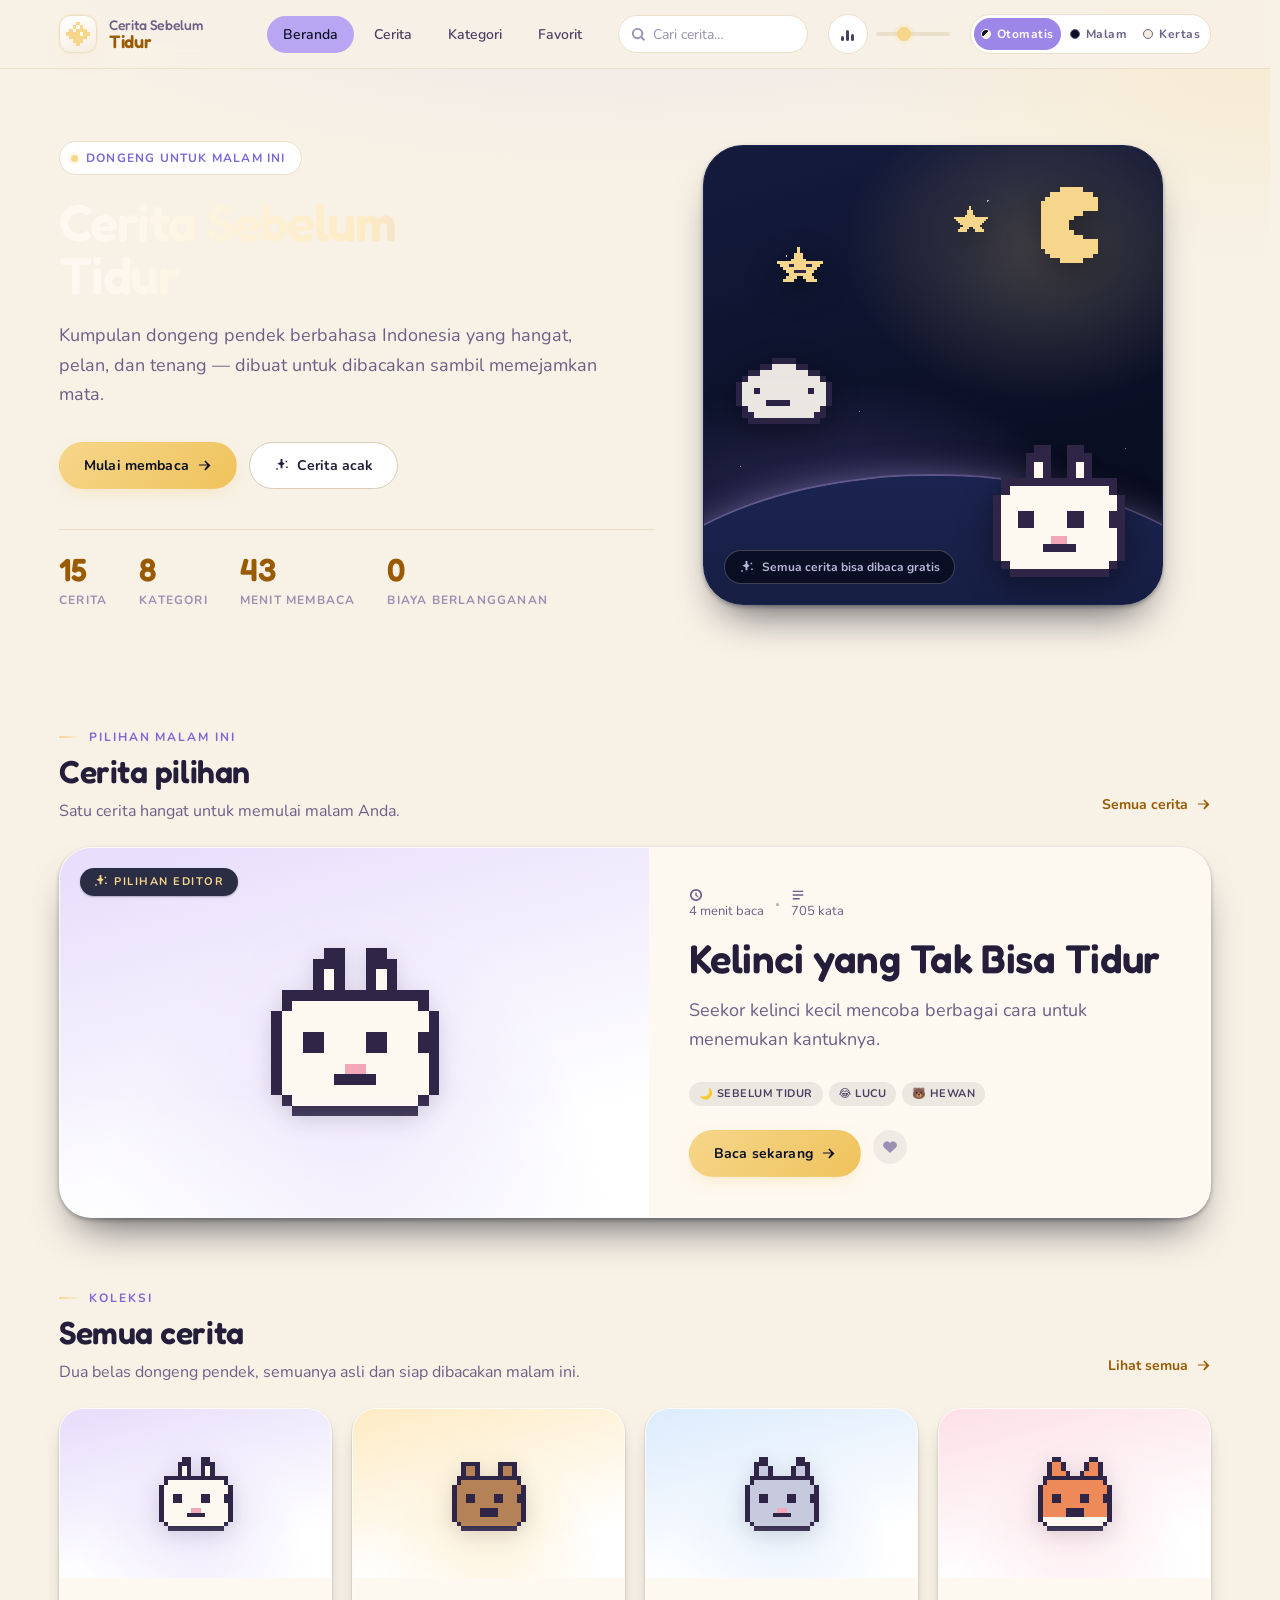
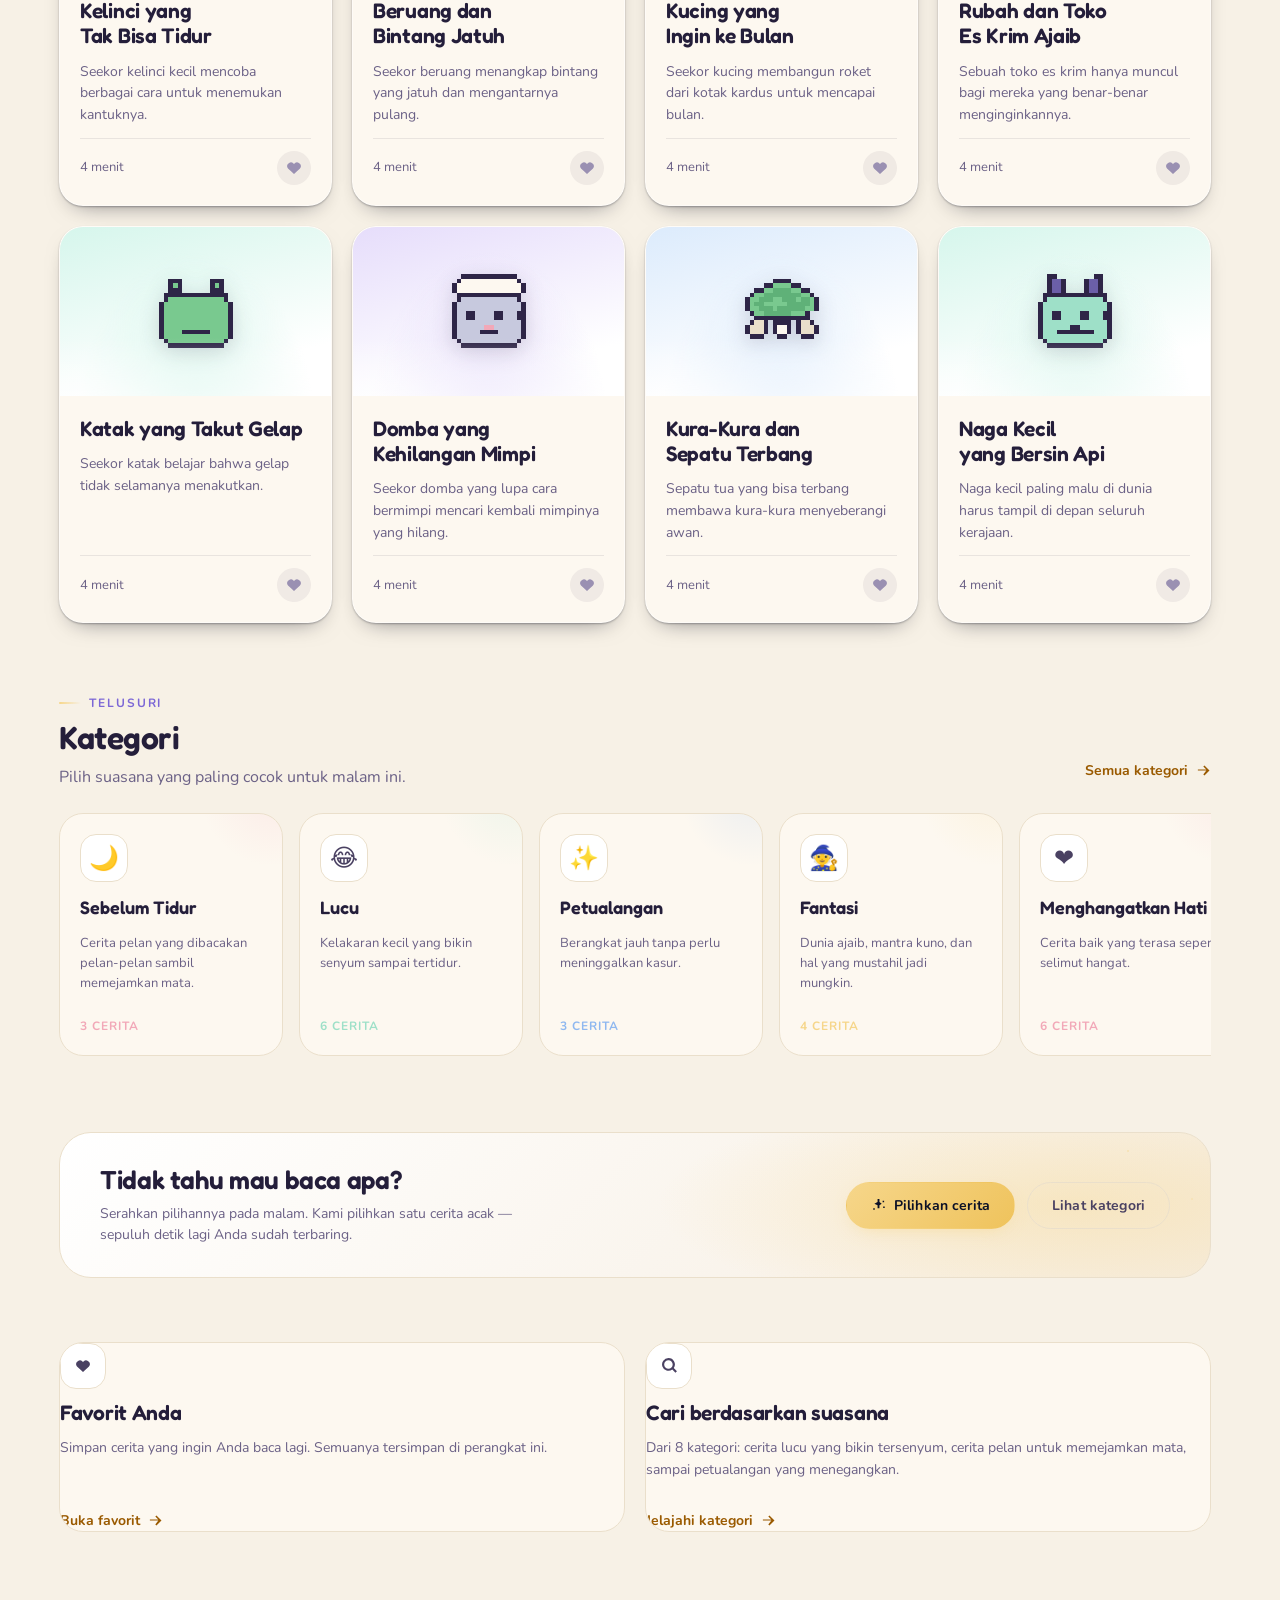
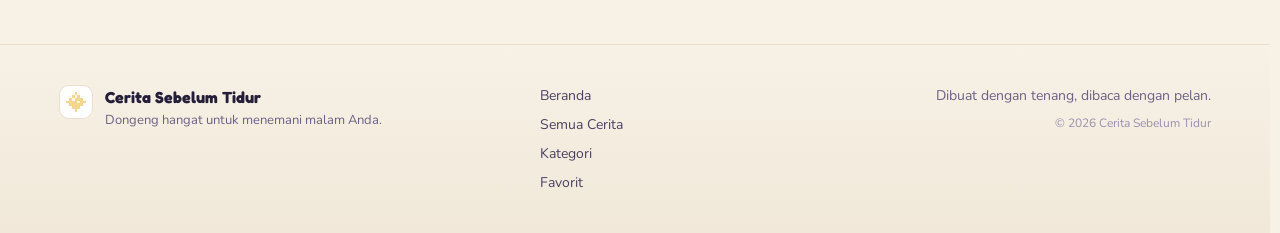
<file: index.html>
<!doctype html>
<html lang="id">
<head>
<meta charset="utf-8">
<meta name="viewport" content="width=device-width, initial-scale=1, viewport-fit=cover">
<title>Cerita Sebelum Tidur — Dongeng Hangat untuk Malam Hari</title>
<meta name="description" content="Kumpulan dongeng pendek berbahasa Indonesia untuk dibacakan sebelum tidur. Cerita hangat, ilustrasi piksel, dan tema Mode Malam atau Mode Kertas.">
<meta name="color-scheme" content="dark light">
<meta name="theme-color" content="#0B1026">
<meta property="og:title" content="Cerita Sebelum Tidur">
<meta property="og:description" content="Dongeng hangat untuk menemani malam Anda. 12 cerita ditulis, 3 cerita video, siap dinikmati sambil memejamkan mata.">
<meta property="og:type" content="website">

<!-- Resolve the colour theme before first paint so the page never
     flashes the wrong scheme. Mirrors assets/js/lib/theme.js - if you
     change the mapping here, change it there too. -->
<script>
(function () {
  var v = 'auto';
  try { v = JSON.parse(localStorage.getItem('cbt:v1:prefs') || '{}').theme || 'auto'; }
  catch (e) { v = 'auto'; }
  if (v === 'night') v = 'dark';
  if (v === 'paper') v = 'light';
  if (v !== 'dark' && v !== 'light') {
    v = (window.matchMedia && matchMedia('(prefers-color-scheme: dark)').matches) ? 'dark' : 'light';
  }
  document.documentElement.setAttribute('data-theme', v);
})();
</script>

<link rel="icon" href="assets/img/favicon.svg" type="image/svg+xml">
<link rel="stylesheet" href="assets/css/fonts.css">
<link rel="stylesheet" href="assets/css/base.css">
<link rel="stylesheet" href="assets/css/theme.css">
<link rel="stylesheet" href="assets/css/layout.css">
<link rel="stylesheet" href="assets/css/components.css">
<link rel="stylesheet" href="assets/css/home.css">
<link rel="stylesheet" href="assets/css/reader.css">
<link rel="stylesheet" href="assets/css/transitions.css">
</head>

<body data-view="loading">

<a class="skip-link" href="#main">Lewati ke konten</a>

<!-- ================= HEADER ================= -->
<header class="site-header" id="site-header">
  <div class="container header-inner">
    <a class="brand" href="#/" aria-label="Cerita Sebelum Tidur - beranda">
      <span class="brand-mark" aria-hidden="true">
        <svg viewBox="0 0 16 16" width="28" height="28" shape-rendering="crispEdges" focusable="false">
          <path fill="#F6D68A" d="M7 1h2v2H7zM5 3h6v2H5zM3 5h10v2H3zM1 7h14v2H1zM3 9h10v2H3zM5 11h6v2H5zM7 13h2v2H7z"/>
          <path fill="#FDF8F0" d="M7 3h2v2H7zM5 5h2v2H5zM9 7h2v2H9z"/>
        </svg>
      </span>
      <span class="brand-text">
        <span class="brand-line1">Cerita Sebelum</span>
        <span class="brand-line2">Tidur</span>
      </span>
    </a>

    <nav class="main-nav" aria-label="Navigasi utama">
      <a href="#/" data-nav="home">Beranda</a>
      <a href="#/cerita" data-nav="stories">Cerita</a>
      <a href="#/kategori" data-nav="categoryIndex">Kategori</a>
      <a href="#/favorit" data-nav="favorites">Favorit<span class="nav-count" id="fav-count" hidden>0</span></a>
    </nav>

    <form class="header-search" role="search" id="header-search">
      <label class="sr-only" for="search-input">Cari cerita</label>
      <svg class="search-icon" viewBox="0 0 16 16" width="15" height="15" aria-hidden="true" focusable="false">
        <path fill="currentColor" d="M7 1a6 6 0 1 0 3.6 10.8l3 3 1.4-1.4-3-3A6 6 0 0 0 7 1zm0 2a4 4 0 1 1 0 8 4 4 0 0 1 0-8z"/>
      </svg>
      <input id="search-input" type="search" placeholder="Cari cerita…" autocomplete="off" spellcheck="false">
    </form>

    <div class="sound" id="sound">
      <button class="icon-btn sound-toggle" id="sound-toggle" type="button" aria-pressed="false" aria-label="Putar musik tidur">
        <span class="sound-bars" aria-hidden="true"><i></i><i></i><i></i></span>
      </button>
      <label class="sound-volume" for="sound-range">
        <span class="sr-only">Volume musik tidur</span>
        <input id="sound-range" type="range" min="0" max="100" step="1" value="35">
      </label>
    </div>

    <div class="theme-group" id="theme-group" role="group" aria-label="Mode warna">
      <button type="button" class="theme-btn" data-theme="auto" aria-pressed="true"
              aria-label="Otomatis" title="Otomatis - mengikuti pengaturan perangkat">
        <span class="swatch fill-auto" aria-hidden="true"></span>
        <span class="tg-label">Otomatis</span>
      </button>
      <button type="button" class="theme-btn" data-theme="dark" aria-pressed="false"
              aria-label="Mode Malam" title="Mode Malam">
        <span class="swatch fill-night" aria-hidden="true"></span>
        <span class="tg-label">Malam</span>
      </button>
      <button type="button" class="theme-btn" data-theme="light" aria-pressed="false"
              aria-label="Mode Kertas" title="Mode Kertas">
        <span class="swatch fill-paper" aria-hidden="true"></span>
        <span class="tg-label">Kertas</span>
      </button>
    </div>

    <button class="menu-toggle" id="menu-toggle" aria-expanded="false" aria-controls="mobile-nav" aria-label="Buka menu">
      <span></span><span></span><span></span>
    </button>
  </div>

  <div class="mobile-nav" id="mobile-nav" hidden>
    <a href="#/" data-nav="home">Beranda</a>
    <a href="#/cerita" data-nav="stories">Cerita</a>
    <a href="#/kategori" data-nav="categoryIndex">Kategori</a>
    <a href="#/favorit" data-nav="favorites">Favorit</a>
  </div>
</header>

<!-- ================= MAIN ================= -->
<main id="main" class="site-main" tabindex="-1">
  <div class="boot">
    <div class="boot-mark" aria-hidden="true">
      <svg viewBox="0 0 16 16" width="56" height="56" shape-rendering="crispEdges" focusable="false">
        <path fill="#F6D68A" d="M7 1h2v2H7zM5 3h6v2H5zM3 5h10v2H3zM1 7h14v2H1zM3 9h10v2H3zM5 11h6v2H5zM7 13h2v2H7z"/>
        <path fill="#FDF8F0" d="M7 3h2v2H7zM5 5h2v2H5zM9 7h2v2H9z"/>
      </svg>
    </div>
    <p class="boot-text">Menyiapkan cerita…</p>
  </div>

  <noscript>
    <div class="noscript-note">
      <h1>Cerita Sebelum Tidur</h1>
      <p>Situs ini membutuhkan JavaScript untuk menampilkan ceritanya. Silakan aktifkan JavaScript lalu muat ulang halaman.</p>
      <p>Tetap selamat bermimpi indah.</p>
    </div>
  </noscript>
</main>

<!-- ================= FOOTER ================= -->
<footer class="site-footer">
  <div class="container footer-inner">
    <div class="footer-brand">
      <span class="footer-mark" aria-hidden="true">
        <svg viewBox="0 0 16 16" width="22" height="22" shape-rendering="crispEdges" focusable="false">
          <path fill="#F6D68A" d="M7 1h2v2H7zM5 3h6v2H5zM3 5h10v2H3zM1 7h14v2H1zM3 9h10v2H3zM5 11h6v2H5zM7 13h2v2H7z"/>
          <path fill="#FDF8F0" d="M7 3h2v2H7zM5 5h2v2H5zM9 7h2v2H9z"/>
        </svg>
      </span>
      <div>
        <strong>Cerita Sebelum Tidur</strong>
        <p>Dongeng hangat untuk menemani malam Anda.</p>
      </div>
    </div>

    <nav class="footer-nav" aria-label="Navigasi kaki halaman">
      <a href="#/">Beranda</a>
      <a href="#/cerita">Semua Cerita</a>
      <a href="#/kategori">Kategori</a>
      <a href="#/favorit">Favorit</a>
    </nav>

    <div class="footer-meta">
      <p>Dibuat dengan tenang, dibaca dengan pelan.</p>
      <p class="footer-fine">&copy; <span id="year">2026</span> Cerita Sebelum Tidur</p>
    </div>
  </div>
</footer>

<!-- ================= MOBILE TAB BAR ================= -->
<nav class="tabbar" aria-label="Navigasi bawah">
  <a href="#/" data-nav="home" class="tab">
    <svg viewBox="0 0 16 16" width="20" height="20" aria-hidden="true" focusable="false"><path fill="currentColor" d="M8 1 1 7h2v7h3v-4h4v4h3V7h2z"/></svg>
    <span>Beranda</span>
  </a>
  <a href="#/cerita" data-nav="stories" class="tab">
    <svg viewBox="0 0 16 16" width="20" height="20" aria-hidden="true" focusable="false"><path fill="currentColor" d="M2 2h5c1.1 0 2 .9 2 2v10c0-.6-.4-1-1-1H2zM14 2H9c-1.1 0-2 .9-2 2v10c0-.6.4-1 1-1h6z"/></svg>
    <span>Cerita</span>
  </a>
  <a href="#/kategori" data-nav="categoryIndex" class="tab">
    <svg viewBox="0 0 16 16" width="20" height="20" aria-hidden="true" focusable="false"><path fill="currentColor" d="M1 1h6v6H1zM9 1h6v6H9zM1 9h6v6H1zM9 9h6v6H9z"/></svg>
    <span>Kategori</span>
  </a>
  <a href="#/favorit" data-nav="favorites" class="tab">
    <svg viewBox="0 0 16 16" width="20" height="20" aria-hidden="true" focusable="false"><path fill="currentColor" d="M8 14 2 8.5A3.6 3.6 0 0 1 8 4a3.6 3.6 0 0 1 6 4.5z"/></svg>
    <span>Favorit</span>
  </a>
</nav>

<div class="toast-host" id="toast-host" aria-live="polite" aria-atomic="true"></div>

<!-- ================= SCRIPTS (classic - no modules, works from file://) ================= -->
<script src="assets/vendor/gsap.min.js"></script>
<script src="assets/vendor/fuse.min.js"></script>

<script src="assets/js/lib/sprite.js"></script>
<script src="assets/js/lib/art.js"></script>
<script src="assets/js/data/categories.js"></script>
<script src="assets/js/data/stories.js"></script>

<script src="assets/js/lib/dom.js"></script>
<script src="assets/js/lib/store.js"></script>
<script src="assets/js/lib/theme.js"></script>
<script src="assets/js/lib/ambient.js"></script>
<script src="assets/js/lib/router.js"></script>
<script src="assets/js/lib/ui.js"></script>

<script src="assets/js/views/home.js"></script>
<script src="assets/js/views/stories.js"></script>
<script src="assets/js/views/categories.js"></script>
<script src="assets/js/views/favorites.js"></script>
<script src="assets/js/views/reader.js"></script>

<script src="assets/js/app.js"></script>
</body>
</html>
</file>
<file: assets/css/fonts.css>
﻿/* Cerita Sebelum Tidur - vendored webfonts
   ------------------------------------------------------------------
   Source: Google Fonts (Fredoka, Nunito, Literata)
   Vendored locally so the site works fully offline from file://
   Only the latin + latin-ext subsets are kept (Bahasa Indonesia).

   All three are VARIABLE fonts - one file each covers the whole
   weight range, so we declare `font-weight: 400 700` and let the
   browser instantiate the axis we ask for. */

@font-face {
  font-family: 'Fredoka';
  font-style: normal;
  font-weight: 400 700;
  font-display: swap;
  src: url(../vendor/fonts/fredoka-latin.woff2) format('woff2');
  unicode-range: U+0000-00FF, U+0131, U+0152-0153, U+02BB-02BC, U+02C6, U+02DA, U+02DC, U+0304, U+0308, U+0329, U+2000-206F, U+20AC, U+2122, U+2191, U+2193, U+2212, U+2215, U+FEFF, U+FFFD;
}
@font-face {
  font-family: 'Fredoka';
  font-style: normal;
  font-weight: 400 700;
  font-display: swap;
  src: url(../vendor/fonts/fredoka-latin-ext.woff2) format('woff2');
  unicode-range: U+0100-02BA, U+02BD-02C5, U+02C7-02CC, U+02CE-02D7, U+02DD-02FF, U+0304, U+0308, U+0329, U+1D00-1DBF, U+1E00-1E9F, U+1EF2-1EFF, U+2020, U+20A0-20AB, U+20AD-20C0, U+2113, U+2C60-2C7F, U+A720-A7FF;
}

@font-face {
  font-family: 'Nunito';
  font-style: normal;
  font-weight: 400 700;
  font-display: swap;
  src: url(../vendor/fonts/nunito-latin.woff2) format('woff2');
  unicode-range: U+0000-00FF, U+0131, U+0152-0153, U+02BB-02BC, U+02C6, U+02DA, U+02DC, U+0304, U+0308, U+0329, U+2000-206F, U+20AC, U+2122, U+2191, U+2193, U+2212, U+2215, U+FEFF, U+FFFD;
}
@font-face {
  font-family: 'Nunito';
  font-style: normal;
  font-weight: 400 700;
  font-display: swap;
  src: url(../vendor/fonts/nunito-latin-ext.woff2) format('woff2');
  unicode-range: U+0100-02BA, U+02BD-02C5, U+02C7-02CC, U+02CE-02D7, U+02DD-02FF, U+0304, U+0308, U+0329, U+1D00-1DBF, U+1E00-1E9F, U+1EF2-1EFF, U+2020, U+20A0-20AB, U+20AD-20C0, U+2113, U+2C60-2C7F, U+A720-A7FF;
}

@font-face {
  font-family: 'Literata';
  font-style: normal;
  font-weight: 400 700;
  font-display: swap;
  src: url(../vendor/fonts/literata-latin.woff2) format('woff2');
  unicode-range: U+0000-00FF, U+0131, U+0152-0153, U+02BB-02BC, U+02C6, U+02DA, U+02DC, U+0304, U+0308, U+0329, U+2000-206F, U+20AC, U+2122, U+2191, U+2193, U+2212, U+2215, U+FEFF, U+FFFD;
}
@font-face {
  font-family: 'Literata';
  font-style: normal;
  font-weight: 400 700;
  font-display: swap;
  src: url(../vendor/fonts/literata-latin-ext.woff2) format('woff2');
  unicode-range: U+0100-02BA, U+02BD-02C5, U+02C7-02CC, U+02CE-02D7, U+02DD-02FF, U+0304, U+0308, U+0329, U+1D00-1DBF, U+1E00-1E9F, U+1EF2-1EFF, U+2020, U+20A0-20AB, U+20AD-20C0, U+2113, U+2C60-2C7F, U+A720-A7FF;
}
</file>
<file: assets/css/base.css>
/* ==================================================================
   Cerita Sebelum Tidur - base
   Reset, design tokens, typography
   ================================================================== */

/* ---------- Reset (gentle, modern) ---------- */
*,
*::before,
*::after { box-sizing: border-box; }

* { margin: 0; }

html {
  -webkit-text-size-adjust: 100%;
  scroll-behavior: smooth;
}

body {
  min-height: 100vh;
  min-height: 100svh;
  line-height: 1.5;
  -webkit-font-smoothing: antialiased;
  -moz-osx-font-smoothing: grayscale;
  text-rendering: optimizeLegibility;
}

img,
picture,
svg,
canvas {
  display: block;
  max-width: 100%;
}

input,
button,
textarea,
select { font: inherit; color: inherit; }

button {
  background: none;
  border: none;
  padding: 0;
  cursor: pointer;
}

p,
h1,
h2,
h3,
h4,
h5,
h6 { overflow-wrap: break-word; }

ul[class],
ol[class] {
  list-style: none;
  padding: 0;
}

a { color: inherit; text-decoration: none; }

table { border-collapse: collapse; }

hr {
  border: 0;
  border-top: 1px solid var(--night-700);
}

/* ---------- Tokens ---------- */
:root {
  /* --- Night (deep navy) --- */
  --night-950: #070B1C;
  --night-900: #0B1026;  /* page base */
  --night-850: #0F1533;
  --night-800: #141B3D;  /* elevated surface */
  --night-750: #172048;
  --night-700: #1B2450;  /* hairline / fill */
  --night-600: #263161;  /* hover fill */
  --night-500: #37447A;

  /* --- Cream (cards, warm white) --- */
  --cream-50:  #FDF8F0;
  --cream-100: #F6EDE0;
  --cream-200: #EADFCB;
  --cream-300: #D9CBB4;

  /* --- Ink (text on cream) --- */
  --ink-900: #241E3A;
  --ink-700: #4A4162;
  --ink-500: #6B6186;
  --ink-300: #9A90B2;

  /* --- Accents --- */
  --lilac-200: #E6DDFB;
  --lilac-300: #B9A6F2;
  --lilac-400: #9C86E8;
  --lilac-500: #7C67D6;

  --sky-200: #DCEBFC;
  --sky-300: #8FB8F0;
  --sky-400: #6FA3E8;

  --gold-200: #FDEBC4;
  --gold-300: #F6D68A;  /* stars + moon */
  --gold-400: #EFC35C;
  --gold-500: #E0A83A;

  --rose-300: #F2A8B8;   /* hearts / favourite */
  --rose-400: #E88CA1;

  --mint-300: #9EE0C8;   /* success / progress */
  --mint-400: #74CFB0;

  /* --- Semantic text --- */
  --text-hi:   #F4F1FF;
  --text-mid:  #B9B6D6;
  --text-low:  #8380A8;
  --text-faint:#5D5A83;

  /* --- Semantic surfaces --- */
  --surface:        var(--night-800);
  --surface-raised: var(--night-750);
  --hairline:       var(--night-700);
  --page:           var(--night-900);

  --card-bg:        var(--cream-50);
  --card-bg-alt:    var(--cream-100);
  --card-text:      var(--ink-900);
  --card-text-soft: var(--ink-500);

  /* --- Type --- */
  --font-display: 'Fredoka', 'Segoe UI', system-ui, sans-serif;
  --font-ui: 'Nunito', 'Segoe UI', system-ui, -apple-system, sans-serif;
  --font-read: 'Literata', Georgia, 'Times New Roman', serif;

  --fs-2xs: 0.6875rem;  /* 11 */
  --fs-xs:  0.75rem;    /* 12 */
  --fs-sm:  0.8125rem;  /* 13 */
  --fs-md:  0.875rem;   /* 14 */
  --fs-base:1rem;       /* 16 */
  --fs-lg:  1.125rem;   /* 18 */
  --fs-xl:  1.3125rem;  /* 21 */
  --fs-2xl: 1.625rem;   /* 26 */
  --fs-3xl: 2rem;       /* 32 */
  --fs-4xl: 2.5rem;     /* 40 */
  --fs-5xl: 3.25rem;    /* 52 */

  /* --- Space (4px scale) --- */
  --s-1: 0.25rem;  --s-2: 0.5rem;   --s-3: 0.75rem;
  --s-4: 1rem;     --s-5: 1.25rem;  --s-6: 1.5rem;
  --s-8: 2rem;     --s-10: 2.5rem;  --s-12: 3rem;
  --s-16: 4rem;    --s-20: 5rem;    --s-24: 6rem;

  /* --- Radius --- */
  --r-sm: 10px;
  --r-md: 16px;
  --r-lg: 24px;
  --r-xl: 32px;
  --r-2xl: 40px;
  --r-pill: 999px;

  /* --- Shadows --- */
  --sh-hair: 0 1px 2px rgba(4, 7, 20, 0.32);
  --sh-card:
    0 1px 2px rgba(4, 7, 20, 0.28),
    0 10px 24px -14px rgba(4, 7, 20, 0.6);
  --sh-lift:
    0 2px 4px rgba(4, 7, 20, 0.3),
    0 24px 44px -20px rgba(4, 7, 20, 0.72);
  --sh-pop:
    0 4px 10px rgba(4, 7, 20, 0.3),
    0 32px 64px -24px rgba(4, 7, 20, 0.8);
  --sh-glow-gold: 0 0 0 1px rgba(246, 214, 138, 0.24),
                  0 8px 28px -12px rgba(246, 214, 138, 0.45);
  --sh-inset: inset 0 1px 0 rgba(255, 255, 255, 0.06);

  /* --- Motion --- */
  --ease-out: cubic-bezier(0.22, 0.68, 0.35, 1);
  --ease-soft: cubic-bezier(0.33, 0.02, 0.2, 1);
  --ease-spring: cubic-bezier(0.34, 1.4, 0.5, 1);
  --t-fast: 140ms;
  --t-base: 200ms;
  --t-slow: 320ms;
  --t-view: 420ms;

  /* --- Layout --- */
  --shell: 1200px;
  --shell-narrow: 940px;
  --header-h: 68px;
  --tabbar-h: 64px;
  --reader-w: 700px;

  /* --- Layers --- */
  --z-base: 1;
  --z-sticky: 40;
  --z-header: 50;
  --z-tabbar: 55;
  --z-popover: 80;
  --z-overlay: 90;
  --z-toast: 100;
  --z-view: 200;
}

/* ---------- Base typography ---------- */
body {
  font-family: var(--font-ui);
  font-size: var(--fs-base);
  font-weight: 400;
  color: var(--text-mid);
  background-color: var(--page);
  /* Very soft night wash - keeps large screens from feeling flat */
  background-image:
    radial-gradient(ellipse 90% 55% at 50% -10%, rgba(124, 103, 214, 0.16), transparent 65%),
    radial-gradient(ellipse 60% 40% at 100% 8%, rgba(111, 163, 232, 0.1), transparent 60%),
    radial-gradient(ellipse 70% 45% at 0% 45%, rgba(156, 134, 232, 0.07), transparent 62%);
  background-attachment: fixed;
}

h1, h2, h3, h4, h5, h6 {
  font-family: var(--font-display);
  font-weight: 600;
  line-height: 1.14;
  letter-spacing: -0.014em;
  color: var(--text-hi);
  text-wrap: balance;
}

h1 { font-size: var(--fs-4xl); }
h2 { font-size: var(--fs-3xl); }
h3 { font-size: var(--fs-2xl); }
h4 { font-size: var(--fs-xl); }
h5 { font-size: var(--fs-lg); }
h6 { font-size: var(--fs-base); }

strong, b { font-weight: 700; color: var(--text-hi); }

small { font-size: var(--fs-sm); }

code, kbd, samp { font-family: ui-monospace, 'Cascadia Mono', Consolas, monospace; }

::selection {
  background: rgba(185, 166, 242, 0.34);
  color: var(--text-hi);
}

/* ---------- Focus ---------- */
:focus { outline: none; }

:focus-visible {
  outline: 2px solid var(--gold-300);
  outline-offset: 3px;
  border-radius: 6px;
}

/* ---------- Scrollbar ---------- */
* {
  scrollbar-width: thin;
  scrollbar-color: var(--night-600) transparent;
}

::-webkit-scrollbar { width: 11px; height: 11px; }
::-webkit-scrollbar-track { background: transparent; }
::-webkit-scrollbar-thumb {
  background: var(--night-600);
  border-radius: var(--r-pill);
  border: 3px solid transparent;
  background-clip: content-box;
}
::-webkit-scrollbar-thumb:hover { background-color: var(--night-500); background-clip: content-box; }

/* ---------- Utilities ---------- */
.container {
  width: 100%;
  max-width: var(--shell);
  margin-inline: auto;
  padding-inline: var(--s-6);
}

.container-narrow {
  width: 100%;
  max-width: var(--shell-narrow);
  margin-inline: auto;
  padding-inline: var(--s-6);
}

.sr-only {
  position: absolute;
  width: 1px; height: 1px;
  padding: 0; margin: -1px;
  overflow: hidden;
  clip: rect(0 0 0 0);
  clip-path: inset(50%);
  white-space: nowrap;
  border: 0;
}

.skip-link {
  position: fixed;
  top: var(--s-3);
  left: var(--s-3);
  z-index: var(--z-toast);
  transform: translateY(-160%);
  transition: transform var(--t-base) var(--ease-out);
  padding: var(--s-3) var(--s-5);
  background: var(--gold-300);
  color: var(--night-900);
  font-weight: 700;
  border-radius: var(--r-pill);
  box-shadow: var(--sh-pop);
}
.skip-link:focus-visible { transform: translateY(0); }

.stack > * + * { margin-top: var(--flow, var(--s-4)); }

.text-grad {
  background: linear-gradient(96deg, var(--cream-50) 8%, var(--gold-200) 52%, var(--lilac-300) 96%);
  -webkit-background-clip: text;
  background-clip: text;
  color: transparent;
}

/* ---------- Motion preference ---------- */
@media (prefers-reduced-motion: reduce) {
  html { scroll-behavior: auto; }

  *,
  *::before,
  *::after {
    animation-duration: 0.001ms !important;
    animation-iteration-count: 1 !important;
    transition-duration: 0.001ms !important;
    scroll-behavior: auto !important;
  }
}
</file>
<file: assets/css/theme.css>
/* ==================================================================
   Cerita Sebelum Tidur - colour themes
   ------------------------------------------------------------------
   Two site-wide palettes selected by <html data-theme="dark|light">.
   assets/js/lib/theme.js resolves the value: when the stored
   preference is "auto" it follows prefers-color-scheme, so the whole
   site flips with the device without a reload.

   `:root` in base.css keeps the dark palette as the no-JS fallback,
   so nothing here is required for the page to render.

   Light rules are added per-selector rather than by remapping the
   --night-* scale. That keeps the five places where night-900 is used
   as *dark text on a gold/rose accent* (.btn-primary, .chip.is-active,
   .nav-count, .toast, .main-nav a.is-active) dark in both modes.
   ================================================================== */

/* ---------------------------------------------------------------
   Accent text. #F6D68A only reaches ~1.6:1 against cream, so light
   mode swaps it for a deep amber that clears 4.5:1 (4.9:1 measured).
   --------------------------------------------------------------- */
:root { --accent-text: var(--gold-300); }

/* ---------------- Semantic tokens ---------------- */
:root[data-theme="dark"] {
  color-scheme: dark;
  --page:            var(--night-900);
  --surface:         var(--night-800);
  --surface-raised:  var(--night-750);
  --hairline:        var(--night-700);
  --text-hi:         #F4F1FF;
  --text-mid:        #B9B6D6;
  --text-low:        #8380A8;
  --text-faint:      #5D5A83;
}

:root[data-theme="light"] {
  color-scheme: light;
  --page:            #F7F1E6;
  --surface:         var(--cream-50);
  --surface-raised:  #FFFFFF;
  --hairline:        var(--cream-200);
  --text-hi:         var(--ink-900);
  --text-mid:        var(--ink-700);
  --text-low:        var(--ink-500);
  --text-faint:      var(--ink-300);
  --accent-text:     #9A5A00;

  /* Fills and edges that mirror night-850 / 800 / 750 / 700 / 600 */
  --fill:            #FFFFFF;
  --fill-sunken:     var(--cream-100);
  --edge:            var(--cream-200);
  --edge-strong:     var(--cream-300);
}

:root[data-theme="light"] body {
  background-color: var(--page);
  background-image:
    radial-gradient(ellipse 90% 50% at 50% -12%, rgba(185, 166, 242, 0.18), transparent 62%),
    radial-gradient(ellipse 60% 40% at 100% 6%, rgba(246, 214, 138, 0.22), transparent 58%);
  background-attachment: fixed;
  color: var(--ink-700);
}

/* ==================================================================
   Site chrome
   ================================================================== */
:root[data-theme="light"] .site-header {
  background: rgba(247, 241, 230, 0.88);
  border-bottom-color: var(--cream-200);
}
:root[data-theme="light"] .brand-line1 { color: var(--ink-500); }
:root[data-theme="light"] .brand-mark {
  background: linear-gradient(160deg, #FFFFFF, var(--cream-100));
  border-color: var(--cream-200);
}
:root[data-theme="light"] .main-nav a { color: var(--ink-700); }
:root[data-theme="light"] .main-nav a:hover { color: var(--ink-900); background: var(--cream-200); }
:root[data-theme="light"] .main-nav a.is-active { background: var(--lilac-300); color: var(--night-900); }
:root[data-theme="light"] .header-search input {
  background: #FFFFFF;
  border-color: var(--cream-200);
  color: var(--ink-900);
}
:root[data-theme="light"] .header-search input::placeholder { color: var(--ink-300); }
:root[data-theme="light"] .header-search input:hover { border-color: var(--cream-300); }
:root[data-theme="light"] .header-search input:focus {
  border-color: var(--lilac-400);
  background: var(--cream-100);
}
:root[data-theme="light"] .header-search .search-icon { color: var(--ink-300); }
:root[data-theme="light"] .menu-toggle {
  background: #FFFFFF;
  border-color: var(--cream-200);
}
:root[data-theme="light"] .menu-toggle span { background: var(--ink-700); }
:root[data-theme="light"] .sound-toggle {
  background: #FFFFFF;
  border-color: var(--cream-200);
  color: var(--ink-700);
}
:root[data-theme="light"] .sound-toggle[aria-pressed="true"] {
  color: var(--lilac-500);
  border-color: var(--lilac-300);
  background: var(--cream-100);
}
:root[data-theme="light"] .sound-volume input[type="range"]::-webkit-slider-runnable-track { background: var(--cream-200); }
:root[data-theme="light"] .sound-volume input[type="range"]::-moz-range-track { background: var(--cream-200); }
:root[data-theme="light"] .sound-volume input[type="range"]:hover::-webkit-slider-runnable-track { background: var(--cream-300); }
:root[data-theme="light"] .sound-volume input[type="range"]:hover::-moz-range-track { background: var(--cream-300); }

/* Header colour-mode switch. The swatches stay literal - a dark circle
   and a cream circle are the point - only the pill and the active
   segment follow the palette. */
:root[data-theme="light"] .theme-group {
  background: var(--fill);
  border-color: var(--edge);
}
:root[data-theme="light"] .theme-btn { color: var(--ink-500); }
:root[data-theme="light"] .theme-btn:hover { color: var(--ink-900); background: var(--cream-100); }
:root[data-theme="light"] .theme-btn.is-active {
  background: var(--lilac-400);
  color: #FFFFFF;
}

:root[data-theme="light"] .mobile-nav {
  background: rgba(247, 241, 230, 0.98);
  border-top-color: var(--cream-200);
}
:root[data-theme="light"] .mobile-nav a { color: var(--ink-700); }
:root[data-theme="light"] .mobile-nav a.is-active { color: var(--lilac-500); background: var(--cream-200); }
:root[data-theme="light"] .tabbar {
  background: rgba(247, 241, 230, 0.96);
  border-top-color: var(--cream-200);
}
:root[data-theme="light"] .tabbar .tab { color: var(--ink-300); }
:root[data-theme="light"] .tabbar .tab.is-active { color: var(--lilac-500); }
:root[data-theme="light"] .site-footer {
  border-top-color: var(--cream-200);
  background: linear-gradient(180deg, rgba(247,241,230,0) 0%, rgba(234, 223, 203, 0.5) 100%);
}
:root[data-theme="light"] .footer-mark {
  background: #FFFFFF;
  border-color: var(--cream-200);
}
:root[data-theme="light"] :focus-visible { outline-color: var(--lilac-500); }
:root[data-theme="light"] .skip-link { background: var(--lilac-400); color: #FFFFFF; }
:root[data-theme="light"] ::selection { background: rgba(124, 103, 214, 0.24); color: var(--ink-900); }
:root[data-theme="light"] .section-eyebrow { color: var(--lilac-500); }
:root[data-theme="light"] hr { border-top-color: var(--cream-200); }

/* ==================================================================
   Content
   ================================================================== */
/* ---------------------------------------------------------------
   State rules. A plain `:root[data-theme="light"] .x` sits at
   (0,3,0), which outranks the base `.x:hover` / `.x.is-active` at
   (0,2,0) - so every base state rule needs its own light counterpart
   or the hover/active feedback silently disappears.
   --------------------------------------------------------------- */
:root[data-theme="light"] .btn-secondary {
  background: var(--fill);
  border-color: var(--edge-strong);
  color: var(--text-hi);
}
:root[data-theme="light"] .btn-secondary:hover {
  background: var(--fill-sunken);
  border-color: var(--lilac-400);
}

:root[data-theme="light"] .btn-ghost { border-color: var(--edge); }
:root[data-theme="light"] .btn-ghost:hover {
  background: var(--fill-sunken);
  border-color: var(--lilac-400);
}

:root[data-theme="light"] .icon-btn {
  background: var(--fill);
  border-color: var(--edge);
}
:root[data-theme="light"] .icon-btn:hover {
  background: var(--fill-sunken);
  color: var(--rose-400);
  border-color: var(--rose-400);
}

:root[data-theme="light"] .chip {
  background: var(--fill);
  border-color: var(--edge);
}
:root[data-theme="light"] .chip:hover {
  background: var(--fill-sunken);
  border-color: var(--lilac-400);
  color: var(--text-hi);
}
/* Must follow .chip:hover: both are (0,4,0) and the active pill wins. */
:root[data-theme="light"] .chip.is-active {
  background: var(--lilac-300);
  border-color: var(--lilac-300);
  color: var(--night-900);
}

:root[data-theme="light"] .empty { border-color: var(--edge-strong); }
:root[data-theme="light"] .progress-track { background: var(--edge); }

:root[data-theme="light"] .cat-card-icon,
:root[data-theme="light"] .duo-card .duo-icon,
:root[data-theme="light"] .continue-art {
  background: var(--fill);
  border-color: var(--edge);
}
:root[data-theme="light"] .continue-card {
  background: linear-gradient(135deg, #FFFFFF, var(--cream-100));
  border-color: var(--edge);
}

:root[data-theme="light"] .hero-eyebrow {
  background: var(--fill);
  border-color: var(--edge);
  color: var(--lilac-500);
}
/* The hero is a night-sky illustration, not UI chrome - it stays dark
   in both modes so the stars and sprites keep their contrast. Its
   caption pill therefore has to keep light text. */
:root[data-theme="light"] .hero-caption {
  color: #B9B6D6;
  border-color: rgba(255, 255, 255, 0.22);
}

:root[data-theme="light"] .night-strip {
  background:
    radial-gradient(ellipse 60% 130% at 88% 50%, rgba(246, 214, 138, 0.4), transparent 60%),
    linear-gradient(135deg, #FFFFFF, var(--cream-100));
  border-color: var(--edge);
}
:root[data-theme="light"] .night-strip::after { opacity: 0.55; }
</file>
<file: assets/css/layout.css>
/* ==================================================================
   Cerita Sebelum Tidur - layout
   Header, main shell, footer, mobile tab bar, boot state
   ================================================================== */

html { scrollbar-gutter: stable; }

body {
  display: flex;
  flex-direction: column;
  min-height: 100vh;
  min-height: 100svh;
  overflow-x: hidden;
}

body[data-view="loading"] .site-main { min-height: 60vh; }

/* ---------- Boot / noscript ---------- */
.boot {
  display: flex;
  flex-direction: column;
  align-items: center;
  justify-content: center;
  gap: var(--s-4);
  min-height: 55vh;
  padding: var(--s-16) var(--s-6);
}
.boot-mark { animation: boot-float 1.6s var(--ease-soft) infinite alternate; }
.boot-text {
  font-family: var(--font-display);
  color: var(--text-low);
  letter-spacing: 0.02em;
}
@keyframes boot-float {
  from { transform: translateY(0); opacity: 0.65; }
  to   { transform: translateY(-10px); opacity: 1; }
}

.noscript-note {
  max-width: 560px;
  margin: var(--s-20) auto;
  padding: var(--s-8);
  background: var(--card-bg);
  color: var(--card-text);
  border-radius: var(--r-lg);
  box-shadow: var(--sh-card);
}
.noscript-note h1 { color: var(--card-text); margin-bottom: var(--s-4); }
.noscript-note p + p { margin-top: var(--s-3); }

/* ---------- Header ---------- */
.site-header {
  position: sticky;
  top: 0;
  z-index: var(--z-header);
  background: rgba(11, 16, 38, 0.82);
  -webkit-backdrop-filter: blur(14px) saturate(140%);
  backdrop-filter: blur(14px) saturate(140%);
  border-bottom: 1px solid var(--hairline);
}

.header-inner {
  display: flex;
  align-items: center;
  gap: var(--s-5);
  height: var(--header-h);
}

.brand {
  display: inline-flex;
  align-items: center;
  gap: var(--s-3);
  flex-shrink: 0;
  border-radius: var(--r-pill);
}
.brand-mark {
  display: grid;
  place-items: center;
  width: 38px; height: 38px;
  border-radius: 12px;
  background: radial-gradient(circle at 32% 26%, #1B2450, #0B1026);
  border: 1px solid var(--night-700);
  box-shadow: var(--sh-glow-gold);
}
.brand-mark svg { image-rendering: pixelated; }

.brand-text {
  display: flex;
  flex-direction: column;
  line-height: 1.02;
  font-family: var(--font-display);
  letter-spacing: -0.02em;
}
.brand-line1 {
  font-size: var(--fs-md);
  font-weight: 500;
  color: var(--text-mid);
}
.brand-line2 {
  font-size: var(--fs-lg);
  font-weight: 600;
  color: var(--accent-text);
}

.main-nav {
  display: flex;
  align-items: center;
  gap: var(--s-1);
  margin-left: auto;
}
.main-nav a {
  position: relative;
  display: inline-flex;
  align-items: center;
  gap: var(--s-2);
  padding: var(--s-2) var(--s-4);
  border-radius: var(--r-pill);
  font-size: var(--fs-md);
  font-weight: 600;
  color: var(--text-mid);
  transition: color var(--t-fast) var(--ease-out),
              background-color var(--t-fast) var(--ease-out);
}
.main-nav a:hover { color: var(--text-hi); background: var(--night-700); }
.main-nav a.is-active { color: var(--night-900); background: var(--gold-300); }
.main-nav a.is-active .nav-count { background: rgba(11,16,38,.22); color: var(--night-900); }

.nav-count {
  display: inline-grid;
  place-items: center;
  min-width: 18px; height: 18px;
  padding: 0 5px;
  border-radius: var(--r-pill);
  background: var(--rose-300);
  color: var(--night-900);
  font-size: var(--fs-2xs);
  font-weight: 800;
}
.nav-count[hidden] { display: none; }

/* ---------- Header search ---------- */
.header-search {
  position: relative;
  display: flex;
  align-items: center;
  flex-shrink: 0;
}
.header-search .search-icon {
  position: absolute;
  left: 13px;
  color: var(--text-faint);
  pointer-events: none;
}
.header-search input {
  width: 190px;
  height: 38px;
  padding: 0 var(--s-3) 0 34px;
  border-radius: var(--r-pill);
  border: 1px solid var(--night-700);
  background: var(--night-850);
  color: var(--text-hi);
  font-size: var(--fs-md);
  transition: width var(--t-base) var(--ease-out),
              border-color var(--t-base) var(--ease-out),
              background-color var(--t-base) var(--ease-out);
}
.header-search input::placeholder { color: var(--text-faint); }
.header-search input:hover { border-color: var(--night-600); }
.header-search input:focus {
  outline: none;
  width: 250px;
  border-color: var(--lilac-400);
  background: var(--night-800);
  box-shadow: 0 0 0 3px rgba(156, 134, 232, 0.2);
}
.header-search input::-webkit-search-cancel-button { -webkit-appearance: none; }

/* ---------- Ambient sleep sound ---------- */
.sound {
  display: flex;
  align-items: center;
  gap: var(--s-2);
  flex-shrink: 0;
}
.sound[hidden] { display: none; }

.sound-toggle[aria-pressed="true"] {
  color: var(--gold-300);
  border-color: rgba(246, 214, 138, 0.55);
  background: var(--night-800);
}
.sound-bars {
  display: inline-flex;
  align-items: flex-end;
  gap: 2px;
  height: 14px;
}
.sound-bars i {
  display: block;
  width: 3px;
  height: 5px;
  border-radius: 2px;
  background: currentColor;
  transition: height var(--t-fast) var(--ease-out);
}
.sound-toggle[aria-pressed="false"] .sound-bars i:nth-child(2) { height: 11px; }
.sound-toggle[aria-pressed="false"] .sound-bars i:nth-child(3) { height: 7px; }

.sound-toggle[aria-pressed="true"] .sound-bars i { animation: sound-bar 1.1s ease-in-out infinite; }
.sound-toggle[aria-pressed="true"] .sound-bars i:nth-child(2) { animation-delay: 0.22s; }
.sound-toggle[aria-pressed="true"] .sound-bars i:nth-child(3) { animation-delay: 0.44s; }

@keyframes sound-bar {
  0%, 100% { height: 4px; }
  50%      { height: 14px; }
}
@media (prefers-reduced-motion: reduce) {
  .sound-toggle[aria-pressed="true"] .sound-bars i { animation: none; height: 9px; }
}

.sound-volume { display: flex; align-items: center; }
.sound-volume input[type="range"] {
  -webkit-appearance: none;
  appearance: none;
  width: 74px;
  height: 18px;
  background: transparent;
  cursor: pointer;
}
.sound-volume input[type="range"]::-webkit-slider-runnable-track {
  height: 4px;
  border-radius: var(--r-pill);
  background: var(--night-700);
  transition: background-color var(--t-fast) var(--ease-out);
}
.sound-volume input[type="range"]::-webkit-slider-thumb {
  -webkit-appearance: none;
  appearance: none;
  width: 14px; height: 14px;
  margin-top: -5px;
  border: none;
  border-radius: 50%;
  background: var(--gold-300);
  box-shadow: 0 0 0 3px rgba(246, 214, 138, 0.18);
}
.sound-volume input[type="range"]::-moz-range-track {
  height: 4px;
  border-radius: var(--r-pill);
  background: var(--night-700);
}
.sound-volume input[type="range"]::-moz-range-thumb {
  width: 14px; height: 14px;
  border: none;
  border-radius: 50%;
  background: var(--gold-300);
  box-shadow: 0 0 0 3px rgba(246, 214, 138, 0.18);
}
.sound-volume input[type="range"]:hover::-webkit-slider-runnable-track { background: var(--night-600); }
.sound-volume input[type="range"]:hover::-moz-range-track { background: var(--night-600); }
.sound-volume input[type="range"]:focus { outline: none; }
.sound-volume input[type="range"]:focus-visible {
  outline: 2px solid var(--lilac-400);
  outline-offset: 3px;
  border-radius: var(--r-pill);
}

/* ---------- Header colour-mode switch ----------
   Same three choices as the reader's switch, but swatch-only so it
   costs ~90px instead of ~270px. The text labels appear once the
   viewport is wide enough to spare them. */
.theme-group {
  display: inline-flex;
  align-items: center;
  gap: 2px;
  padding: 3px;
  flex-shrink: 0;
  border-radius: var(--r-pill);
  background: var(--night-850);
  border: 1px solid var(--night-700);
}
.theme-btn {
  display: inline-flex;
  align-items: center;
  justify-content: center;
  gap: 6px;
  height: 32px;
  padding: 0 7px;
  border-radius: var(--r-pill);
  color: var(--text-low);
  cursor: pointer;
  transition: background-color var(--t-fast) var(--ease-out),
              color var(--t-fast) var(--ease-out);
}
.theme-btn:hover { color: var(--text-hi); background: var(--night-750); }
.theme-btn.is-active {
  background: var(--gold-300);
  color: var(--night-900);
}
.theme-group .swatch {
  width: 10px; height: 10px;
  flex-shrink: 0;
  border-radius: 50%;
  border: 1.5px solid currentColor;
}
.theme-group .fill-night { background: var(--night-900); }
.theme-group .fill-paper { background: var(--cream-100); }
.theme-group .fill-auto {
  background: linear-gradient(135deg, var(--night-900) 0 50%, var(--cream-100) 50% 100%);
}
.tg-label {
  display: none;
  font-size: var(--fs-xs);
  font-weight: 800;
  letter-spacing: 0.04em;
  white-space: nowrap;
}

/* ---------- Menu toggle (mobile) ---------- */
.menu-toggle {
  display: none;
  flex-direction: column;
  justify-content: center;
  gap: 4px;
  width: 40px; height: 40px;
  margin-left: auto;
  padding: 9px;
  border-radius: var(--r-sm);
  border: 1px solid var(--night-700);
  background: var(--night-850);
}
.menu-toggle span {
  display: block;
  height: 2px;
  border-radius: 2px;
  background: var(--text-mid);
  transition: transform var(--t-base) var(--ease-out),
              opacity var(--t-fast) linear;
}
.menu-toggle[aria-expanded="true"] span:nth-child(1) { transform: translateY(6px) rotate(45deg); }
.menu-toggle[aria-expanded="true"] span:nth-child(2) { opacity: 0; }
.menu-toggle[aria-expanded="true"] span:nth-child(3) { transform: translateY(-6px) rotate(-45deg); }

.mobile-nav {
  display: none;
  flex-direction: column;
  padding: var(--s-2) var(--s-6) var(--s-4);
  border-top: 1px solid var(--hairline);
  background: rgba(11, 16, 38, 0.96);
}
.mobile-nav a {
  padding: var(--s-3) var(--s-2);
  border-radius: var(--r-sm);
  font-weight: 600;
  color: var(--text-mid);
}
.mobile-nav a + a { margin-top: 2px; }
.mobile-nav a.is-active { color: var(--gold-300); background: var(--night-800); }

/* ---------- Main ---------- */
.site-main {
  flex: 1 0 auto;
  width: 100%;
  outline: none;
}
.site-main > .view { padding-bottom: var(--s-16); }

/* ---------- Footer ---------- */
.site-footer {
  flex-shrink: 0;
  margin-top: var(--s-12);
  border-top: 1px solid var(--hairline);
  background: linear-gradient(180deg, rgba(15, 21, 51, 0) 0%, rgba(7, 11, 28, 0.7) 100%);
}
.footer-inner {
  display: grid;
  grid-template-columns: 1.4fr 1fr 1fr;
  gap: var(--s-10);
  padding-block: var(--s-10);
}
.footer-brand {
  display: flex;
  gap: var(--s-3);
  align-items: flex-start;
}
.footer-mark {
  display: grid;
  place-items: center;
  width: 34px; height: 34px;
  flex-shrink: 0;
  border-radius: 10px;
  background: var(--night-800);
  border: 1px solid var(--night-700);
}
.footer-brand strong {
  display: block;
  font-family: var(--font-display);
  font-size: var(--fs-base);
  color: var(--text-hi);
}
.footer-brand p {
  margin-top: 2px;
  font-size: var(--fs-sm);
  color: var(--text-low);
}

.footer-nav {
  display: flex;
  flex-direction: column;
  gap: var(--s-2);
}
.footer-nav a {
  width: fit-content;
  font-size: var(--fs-md);
  color: var(--text-mid);
  transition: color var(--t-fast) var(--ease-out);
}
.footer-nav a:hover { color: var(--accent-text); }

.footer-meta { text-align: right; }
.footer-meta p { font-size: var(--fs-md); color: var(--text-low); }
.footer-fine { margin-top: var(--s-2); font-size: var(--fs-xs) !important; color: var(--text-faint) !important; }

/* ---------- Mobile tab bar ---------- */
.tabbar {
  display: none;
  position: fixed;
  left: 0; right: 0; bottom: 0;
  z-index: var(--z-tabbar);
  height: calc(var(--tabbar-h) + env(safe-area-inset-bottom, 0px));
  padding-bottom: env(safe-area-inset-bottom, 0px);
  background: rgba(11, 16, 38, 0.94);
  -webkit-backdrop-filter: blur(16px);
  backdrop-filter: blur(16px);
  border-top: 1px solid var(--hairline);
}
.tabbar .tab {
  flex: 1;
  display: flex;
  flex-direction: column;
  align-items: center;
  justify-content: center;
  gap: 3px;
  font-size: var(--fs-2xs);
  font-weight: 700;
  color: var(--text-faint);
  transition: color var(--t-fast) var(--ease-out);
}
.tabbar .tab svg { transition: transform var(--t-fast) var(--ease-spring); }
.tabbar .tab.is-active { color: var(--gold-300); }
.tabbar .tab.is-active svg { transform: translateY(-2px); }

/* ---------- Toast ---------- */
.toast-host {
  position: fixed;
  left: 50%;
  bottom: calc(var(--s-8) + env(safe-area-inset-bottom, 0px));
  transform: translateX(-50%);
  z-index: var(--z-toast);
  display: flex;
  flex-direction: column;
  gap: var(--s-2);
  pointer-events: none;
}
.toast {
  display: flex;
  align-items: center;
  gap: var(--s-3);
  padding: var(--s-3) var(--s-5);
  border-radius: var(--r-pill);
  background: var(--cream-50);
  color: var(--ink-900);
  font-size: var(--fs-md);
  font-weight: 700;
  box-shadow: var(--sh-pop);
  animation: toast-in var(--t-slow) var(--ease-spring);
}
.toast.is-out { animation: toast-out var(--t-base) var(--ease-out) forwards; }
@keyframes toast-in {
  from { opacity: 0; transform: translateY(14px) scale(0.96); }
  to   { opacity: 1; transform: none; }
}
@keyframes toast-out {
  to { opacity: 0; transform: translateY(8px) scale(0.98); }
}

/* ==================================================================
   Responsive
   ================================================================== */
@media (max-width: 1080px) {
  .header-search input { width: 160px; }
  .header-search input:focus { width: 210px; }
}

@media (max-width: 900px) {
  .main-nav { display: none; }
  .menu-toggle { display: flex; margin-left: 0; }
  .mobile-nav:not([hidden]) { display: flex; }
  .header-search { margin-left: auto; }
  .header-search input { width: 140px; }
  .header-search input:focus { width: 180px; }
  .footer-inner { grid-template-columns: 1fr 1fr; }
  .footer-meta { text-align: left; grid-column: 1 / -1; }
}

@media (max-width: 768px) {
  :root { --header-h: 60px; }
  .tabbar { display: flex; }
  .site-main { padding-bottom: calc(var(--tabbar-h) + env(safe-area-inset-bottom, 0px)); }
  .site-main > .view { padding-bottom: var(--s-10); }
  .site-footer { margin-bottom: calc(var(--tabbar-h) + env(safe-area-inset-bottom, 0px)); }
  .brand-text { display: none; }
  .toast-host { bottom: calc(var(--tabbar-h) + var(--s-5) + env(safe-area-inset-bottom, 0px)); }
}

@media (max-width: 560px) {
  .container { padding-inline: var(--s-4); }
  .header-search { display: none; }
  .sound { margin-left: auto; }
  .footer-inner { grid-template-columns: 1fr; gap: var(--s-6); padding-block: var(--s-8); }
  .footer-nav { flex-direction: row; flex-wrap: wrap; gap: var(--s-4); }
}

@media (min-width: 1200px) {
  .tg-label { display: inline; }
}

/* The header now carries one control too many. Between 901-1080px the
   nav and the search are both present and there is no slack left, and
   on phones the slider plus the new switch exceed the viewport.
   Tighten the gaps across the cramped range, and drop the volume
   slider exactly where it cannot fit - the sound button still works. */
@media (max-width: 1080px) {
  .header-inner { gap: var(--s-4); }
}

@media (min-width: 901px) and (max-width: 1080px) {
  .sound-volume { display: none; }
}

@media (max-width: 420px) {
  .sound-volume { display: none; }
  .theme-btn { padding: 0 6px; }
}
</file>
<file: assets/css/components.css>
/* ==================================================================
   Cerita Sebelum Tidur - components
   Buttons, chips, cards, section headers, empty states, progress
   ================================================================== */

/* ---------- Accent maps (per-story / per-category tint) ---------- */
.acc-lilac { --acc: var(--lilac-300); --acc-deep: var(--lilac-500); --acc-soft: var(--lilac-200); }
.acc-sky   { --acc: var(--sky-300);   --acc-deep: var(--sky-400);   --acc-soft: var(--sky-200); }
.acc-gold  { --acc: var(--gold-300);  --acc-deep: var(--gold-500);  --acc-soft: var(--gold-200); }
.acc-rose  { --acc: var(--rose-300);  --acc-deep: var(--rose-400);  --acc-soft: #FCE0E7; }
.acc-mint  { --acc: var(--mint-300);  --acc-deep: var(--mint-400);  --acc-soft: #D6F6EC; }

/* ---------- Section header ---------- */
.section { margin-top: var(--s-16); }
.section:first-child { margin-top: 0; }

.section-head {
  display: flex;
  align-items: flex-end;
  justify-content: space-between;
  gap: var(--s-5);
  margin-bottom: var(--s-6);
}
.section-eyebrow {
  display: inline-flex;
  align-items: center;
  gap: var(--s-2);
  margin-bottom: var(--s-2);
  font-family: var(--font-ui);
  font-size: var(--fs-xs);
  font-weight: 800;
  letter-spacing: 0.16em;
  text-transform: uppercase;
  color: var(--lilac-300);
}
.section-eyebrow::before {
  content: "";
  width: 22px; height: 2px;
  border-radius: 2px;
  background: linear-gradient(90deg, var(--gold-300), transparent);
}
.section-title { font-size: var(--fs-3xl); }
.section-sub {
  margin-top: var(--s-2);
  max-width: 56ch;
  font-size: var(--fs-base);
  color: var(--text-low);
}
.section-link {
  flex-shrink: 0;
  display: inline-flex;
  align-items: center;
  gap: var(--s-2);
  padding-bottom: 6px;
  font-size: var(--fs-md);
  font-weight: 700;
  color: var(--accent-text);
  border-bottom: 2px solid transparent;
  transition: border-color var(--t-fast) var(--ease-out), gap var(--t-fast) var(--ease-out);
}
.section-link:hover { border-color: var(--gold-300); gap: var(--s-3); }

/* ---------- Buttons ---------- */
.btn {
  display: inline-flex;
  align-items: center;
  justify-content: center;
  gap: var(--s-2);
  min-height: 44px;
  padding: var(--s-3) var(--s-6);
  border-radius: var(--r-pill);
  font-family: var(--font-ui);
  font-size: var(--fs-md);
  font-weight: 800;
  letter-spacing: 0.01em;
  white-space: nowrap;
  cursor: pointer;
  border: 1px solid transparent;
  transition: transform var(--t-fast) var(--ease-out),
              background-color var(--t-fast) var(--ease-out),
              border-color var(--t-fast) var(--ease-out),
              box-shadow var(--t-fast) var(--ease-out);
}
.btn:active { transform: translateY(1px) scale(0.99); }

.btn-primary {
  background: linear-gradient(135deg, var(--gold-300), var(--gold-400));
  color: var(--night-900);
  box-shadow: 0 6px 18px -8px rgba(246, 214, 138, 0.7);
}
.btn-primary:hover { box-shadow: 0 10px 24px -8px rgba(246, 214, 138, 0.85); transform: translateY(-1px); }

.btn-secondary {
  background: var(--night-750);
  color: var(--text-hi);
  border-color: var(--night-600);
}
.btn-secondary:hover { background: var(--night-700); border-color: var(--lilac-400); transform: translateY(-1px); }

.btn-ghost {
  background: transparent;
  color: var(--text-mid);
  border-color: var(--night-700);
}
.btn-ghost:hover { color: var(--text-hi); border-color: var(--night-600); background: var(--night-800); }

.btn-cream {
  background: var(--cream-50);
  color: var(--ink-900);
}
.btn-cream:hover { background: #fff; transform: translateY(-1px); box-shadow: var(--sh-card); }

.btn-sm { min-height: 36px; padding: var(--s-2) var(--s-4); font-size: var(--fs-sm); }

.btn-block { width: 100%; }

.icon-btn {
  display: inline-grid;
  place-items: center;
  width: 40px; height: 40px;
  border-radius: var(--r-pill);
  border: 1px solid var(--night-700);
  background: var(--night-850);
  color: var(--text-mid);
  cursor: pointer;
  transition: all var(--t-fast) var(--ease-out);
}
.icon-btn:hover { color: var(--rose-300); border-color: var(--rose-300); background: var(--night-800); }

/* ---------- Chips / tags / pills ---------- */
.chip-row {
  display: flex;
  flex-wrap: wrap;
  gap: var(--s-2);
}
.chip {
  display: inline-flex;
  align-items: center;
  gap: var(--s-2);
  padding: var(--s-2) var(--s-4);
  border-radius: var(--r-pill);
  background: var(--night-800);
  border: 1px solid var(--night-700);
  color: var(--text-mid);
  font-size: var(--fs-sm);
  font-weight: 700;
  cursor: pointer;
  transition: all var(--t-fast) var(--ease-out);
}
.chip:hover { border-color: var(--lilac-400); color: var(--text-hi); transform: translateY(-1px); }
.chip.is-active {
  background: var(--lilac-300);
  border-color: var(--lilac-300);
  color: var(--night-900);
}

.tag {
  display: inline-flex;
  align-items: center;
  gap: 5px;
  padding: 4px 10px;
  border-radius: var(--r-pill);
  background: rgba(11, 16, 38, 0.07);
  color: var(--ink-700);
  font-size: var(--fs-2xs);
  font-weight: 800;
  letter-spacing: 0.04em;
  text-transform: uppercase;
}
.tag-dark {
  background: rgba(253, 248, 240, 0.09);
  color: var(--text-mid);
}

.meta-row {
  display: flex;
  flex-wrap: wrap;
  align-items: center;
  gap: var(--s-3);
  font-size: var(--fs-sm);
  color: var(--card-text-soft);
}
.meta-dot { width: 3px; height: 3px; border-radius: 50%; background: currentColor; opacity: 0.5; }
.meta-dark { color: var(--text-low); }

/* ---------- Sprite tile ---------- */
.sprite-tile {
  position: relative;
  display: grid;
  place-items: center;
  overflow: hidden;
  background:
    radial-gradient(ellipse at 50% 118%, var(--acc-soft, var(--lilac-200)) 0%, transparent 62%),
    linear-gradient(165deg, var(--acc-soft, var(--lilac-200)) 0%, #FFFFFF 78%);
}
.sprite-tile svg {
  image-rendering: pixelated;
  filter: drop-shadow(0 6px 10px rgba(36, 30, 58, 0.16));
}
.sprite-tile::after {
  content: "";
  position: absolute;
  inset: auto 0 0 0;
  height: 34%;
  background: linear-gradient(180deg, transparent, rgba(255, 255, 255, 0.55));
  pointer-events: none;
}

/* ---------- Story card ---------- */
.story-grid {
  display: grid;
  grid-template-columns: repeat(auto-fill, minmax(248px, 1fr));
  gap: var(--s-5);
}

.story-card {
  position: relative;
  display: flex;
  flex-direction: column;
  background: var(--card-bg);
  border-radius: var(--r-lg);
  overflow: hidden;
  box-shadow: var(--sh-card);
  border: 1px solid rgba(255, 255, 255, 0.5);
  transition: transform var(--t-base) var(--ease-out),
              box-shadow var(--t-base) var(--ease-out);
}
.story-card:hover,
.story-card:focus-within {
  transform: translateY(-6px);
  box-shadow: var(--sh-lift);
}
.story-card .sprite-tile { aspect-ratio: 16 / 10; }
.story-card .sprite-tile svg { width: 74px; height: 74px; }

.story-card-body {
  display: flex;
  flex-direction: column;
  flex: 1;
  gap: var(--s-3);
  padding: var(--s-5);
}
.story-card-title {
  font-family: var(--font-display);
  font-size: var(--fs-xl);
  font-weight: 600;
  line-height: 1.2;
  color: var(--card-text);
}
.story-card-title a { color: inherit; }
.story-card-title a::after {
  content: "";
  position: absolute;
  inset: 0;
  z-index: 1;
}
.story-card-excerpt {
  flex: 1;
  font-size: var(--fs-md);
  line-height: 1.55;
  color: var(--card-text-soft);
  display: -webkit-box;
  -webkit-line-clamp: 3;
  -webkit-box-orient: vertical;
  overflow: hidden;
}
.story-card-foot {
  display: flex;
  align-items: center;
  justify-content: space-between;
  gap: var(--s-3);
  padding-top: var(--s-3);
  border-top: 1px solid rgba(36, 30, 58, 0.09);
}

.fav-btn {
  position: relative;
  z-index: 2;
  display: inline-grid;
  place-items: center;
  width: 34px; height: 34px;
  flex-shrink: 0;
  border-radius: var(--r-pill);
  background: rgba(36, 30, 58, 0.06);
  color: var(--ink-300);
  cursor: pointer;
  transition: all var(--t-fast) var(--ease-out);
}
.fav-btn svg { transition: transform var(--t-fast) var(--ease-spring); }
.fav-btn:hover { background: rgba(242, 168, 184, 0.2); color: var(--rose-400); }
.fav-btn:hover svg { transform: scale(1.14); }
.fav-btn.is-on { background: var(--rose-300); color: #fff; }
.fav-btn.is-on svg { fill: currentColor; }

/* ---------- Featured card ---------- */
.featured-card {
  position: relative;
  display: grid;
  grid-template-columns: 1.05fr 1fr;
  gap: 0;
  background: var(--card-bg);
  border-radius: var(--r-xl);
  overflow: hidden;
  box-shadow: var(--sh-lift);
  border: 1px solid rgba(255, 255, 255, 0.55);
}
.featured-art {
  position: relative;
  min-height: 340px;
}
.featured-art .sprite-tile { position: absolute; inset: 0; aspect-ratio: auto; }
.featured-art .sprite-tile svg { width: 168px; height: 168px; }
.featured-badge {
  position: absolute;
  top: var(--s-5); left: var(--s-5);
  z-index: 2;
  display: inline-flex;
  align-items: center;
  gap: 6px;
  padding: 6px 13px;
  border-radius: var(--r-pill);
  background: rgba(11, 16, 38, 0.86);
  color: var(--gold-300);
  font-size: var(--fs-2xs);
  font-weight: 800;
  letter-spacing: 0.14em;
  text-transform: uppercase;
  box-shadow: var(--sh-card);
}
.featured-body {
  display: flex;
  flex-direction: column;
  justify-content: center;
  gap: var(--s-4);
  padding: var(--s-10);
}
.featured-title {
  font-size: var(--fs-4xl);
  line-height: 1.08;
  color: var(--card-text);
}
.featured-excerpt {
  font-size: var(--fs-lg);
  line-height: 1.6;
  color: var(--card-text-soft);
}
.featured-actions {
  display: flex;
  flex-wrap: wrap;
  gap: var(--s-3);
  margin-top: var(--s-2);
}

/* ---------- Category card ---------- */
.cat-grid {
  display: grid;
  grid-template-columns: repeat(auto-fill, minmax(210px, 1fr));
  gap: var(--s-4);
}
.cat-card {
  position: relative;
  display: flex;
  flex-direction: column;
  gap: var(--s-3);
  padding: var(--s-5);
  border-radius: var(--r-lg);
  background: var(--surface);
  border: 1px solid var(--hairline);
  overflow: hidden;
  transition: transform var(--t-base) var(--ease-out),
              border-color var(--t-base) var(--ease-out),
              background-color var(--t-base) var(--ease-out);
}
.cat-card::before {
  content: "";
  position: absolute;
  top: -40%; right: -30%;
  width: 150px; height: 150px;
  border-radius: 50%;
  background: radial-gradient(circle, var(--acc, var(--lilac-300)) 0%, transparent 70%);
  opacity: 0.16;
  transition: opacity var(--t-base) var(--ease-out), transform var(--t-slow) var(--ease-out);
}
.cat-card:hover {
  transform: translateY(-4px);
  border-color: var(--acc, var(--lilac-300));
  background: var(--surface-raised);
}
.cat-card:hover::before { opacity: 0.3; transform: scale(1.2); }
.cat-card-icon {
  position: relative;
  display: grid;
  place-items: center;
  width: 48px; height: 48px;
  border-radius: var(--r-md);
  background: var(--night-850);
  border: 1px solid var(--night-700);
  font-size: 24px;
}
.cat-card-name {
  position: relative;
  font-family: var(--font-display);
  font-size: var(--fs-lg);
  font-weight: 600;
  color: var(--text-hi);
}
.cat-card-blurb {
  position: relative;
  font-size: var(--fs-sm);
  line-height: 1.55;
  color: var(--text-low);
}
.cat-card-count {
  position: relative;
  margin-top: auto;
  padding-top: var(--s-3);
  font-size: var(--fs-xs);
  font-weight: 800;
  letter-spacing: 0.08em;
  text-transform: uppercase;
  color: var(--acc, var(--lilac-300));
}

/* ---------- Horizontal scroll rail (categories on home) ---------- */
.rail {
  display: grid;
  grid-auto-flow: column;
  grid-auto-columns: minmax(224px, 1fr);
  gap: var(--s-4);
  overflow-x: auto;
  padding-bottom: var(--s-3);
  scroll-snap-type: x proximity;
  scrollbar-width: thin;
}
.rail > * { scroll-snap-align: start; }

/* ---------- List row (search / category results) ---------- */
.story-row {
  position: relative;
  display: grid;
  grid-template-columns: 92px 1fr auto;
  align-items: center;
  gap: var(--s-5);
  padding: var(--s-4);
  background: var(--card-bg);
  border-radius: var(--r-md);
  box-shadow: var(--sh-hair);
  border: 1px solid rgba(255, 255, 255, 0.45);
  transition: transform var(--t-base) var(--ease-out), box-shadow var(--t-base) var(--ease-out);
}
.story-row:hover, .story-row:focus-within { transform: translateX(4px); box-shadow: var(--sh-card); }
.story-row + .story-row { margin-top: var(--s-3); }
.story-row .sprite-tile {
  width: 92px; height: 92px;
  border-radius: var(--r-sm);
}
.story-row .sprite-tile svg { width: 54px; height: 54px; }
.story-row-title {
  font-family: var(--font-display);
  font-size: var(--fs-xl);
  color: var(--card-text);
  line-height: 1.2;
}
.story-row-title a::after { content: ""; position: absolute; inset: 0; }
.story-row-excerpt {
  margin-top: 6px;
  font-size: var(--fs-md);
  color: var(--card-text-soft);
  display: -webkit-box;
  -webkit-line-clamp: 2;
  -webkit-box-orient: vertical;
  overflow: hidden;
}
.story-row-tags { display: flex; flex-wrap: wrap; gap: 6px; margin-top: var(--s-3); }
.story-row-actions { position: relative; z-index: 2; display: flex; gap: var(--s-2); align-items: center; }

.story-list { display: flex; flex-direction: column; }

/* ---------- Search field (page level) ---------- */
.search-field {
  position: relative;
  display: flex;
  align-items: center;
  max-width: 620px;
}
.search-field .search-icon {
  position: absolute;
  left: 18px;
  color: var(--ink-300);
  pointer-events: none;
}
.search-field input {
  width: 100%;
  height: 56px;
  padding: 0 var(--s-5) 0 48px;
  border-radius: var(--r-pill);
  border: 1px solid rgba(255, 255, 255, 0.6);
  background: var(--card-bg);
  color: var(--ink-900);
  font-size: var(--fs-lg);
  box-shadow: var(--sh-card);
  transition: box-shadow var(--t-base) var(--ease-out), border-color var(--t-base) var(--ease-out);
}
.search-field input::placeholder { color: var(--ink-300); }
.search-field input:focus {
  outline: none;
  border-color: var(--lilac-400);
  box-shadow: 0 0 0 4px rgba(156, 134, 232, 0.26), var(--sh-card);
}
.search-field input::-webkit-search-cancel-button { -webkit-appearance: none; }

.result-count {
  margin-top: var(--s-4);
  font-size: var(--fs-md);
  color: var(--text-low);
}
.result-count strong { color: var(--text-hi); }

/* ---------- Empty state ---------- */
.empty {
  display: flex;
  flex-direction: column;
  align-items: center;
  text-align: center;
  gap: var(--s-4);
  padding: var(--s-16) var(--s-6);
  border-radius: var(--r-xl);
  background: var(--surface);
  border: 1px dashed var(--night-600);
}
.empty svg { width: 88px; height: 88px; image-rendering: pixelated; opacity: 0.92; }
.empty-title { font-size: var(--fs-2xl); }
.empty-text { max-width: 44ch; color: var(--text-low); }
.empty-actions { display: flex; flex-wrap: wrap; gap: var(--s-3); justify-content: center; margin-top: var(--s-2); }

/* ---------- Progress ---------- */
.progress-track {
  position: relative;
  height: 6px;
  border-radius: var(--r-pill);
  background: var(--night-750);
  overflow: hidden;
}
.progress-fill {
  position: absolute;
  inset: 0 auto 0 0;
  border-radius: inherit;
  background: linear-gradient(90deg, var(--lilac-300), var(--gold-300));
  transition: width var(--t-slow) var(--ease-out);
}

/* ---------- Continue reading card ---------- */
.continue-card {
  position: relative;
  display: grid;
  grid-template-columns: auto 1fr auto;
  align-items: center;
  gap: var(--s-5);
  padding: var(--s-5);
  border-radius: var(--r-lg);
  background: linear-gradient(135deg, var(--night-750), var(--night-800));
  border: 1px solid var(--night-600);
  overflow: hidden;
}
.continue-card::before {
  content: "";
  position: absolute;
  inset: 0;
  background: radial-gradient(ellipse at 8% 50%, rgba(185, 166, 242, 0.18), transparent 55%);
  pointer-events: none;
}
.continue-art {
  position: relative;
  display: grid;
  place-items: center;
  width: 76px; height: 76px;
  border-radius: var(--r-md);
  background: var(--night-850);
  border: 1px solid var(--night-700);
}
.continue-art svg { width: 46px; height: 46px; image-rendering: pixelated; }
.continue-info { position: relative; min-width: 0; }
.continue-label {
  font-size: var(--fs-2xs);
  font-weight: 800;
  letter-spacing: 0.16em;
  text-transform: uppercase;
  color: var(--lilac-300);
}
.continue-title {
  margin-top: 4px;
  font-family: var(--font-display);
  font-size: var(--fs-2xl);
  color: var(--text-hi);
}
.continue-title a::after { content: ""; position: absolute; inset: 0; }
.continue-meta {
  margin-top: var(--s-2);
  font-size: var(--fs-sm);
  color: var(--text-low);
}
.continue-card .progress-track { margin-top: var(--s-3); max-width: 420px; }
.continue-cta { position: relative; z-index: 2; }

/* ---------- Grid helpers ---------- */
.grid-2 {
  display: grid;
  grid-template-columns: repeat(2, minmax(0, 1fr));
  gap: var(--s-5);
}
.grid-3 {
  display: grid;
  grid-template-columns: repeat(3, minmax(0, 1fr));
  gap: var(--s-5);
}

/* ---------- Page head (non-home routes) ---------- */
.page-head { margin-bottom: var(--s-8); }
.page-head .section-eyebrow { margin-bottom: var(--s-3); }
.page-title { font-size: var(--fs-4xl); }
.page-lede {
  margin-top: var(--s-3);
  max-width: 62ch;
  font-size: var(--fs-lg);
  line-height: 1.6;
  color: var(--text-low);
}
.page-tools {
  display: flex;
  flex-wrap: wrap;
  align-items: center;
  gap: var(--s-4);
  margin-top: var(--s-6);
}

/* ==================================================================
   Responsive
   ================================================================== */
@media (max-width: 900px) {
  .featured-card { grid-template-columns: 1fr; }
  .featured-art { min-height: 240px; }
  .featured-art .sprite-tile svg { width: 132px; height: 132px; }
  .featured-body { padding: var(--s-8) var(--s-6) var(--s-8); }
  .grid-3 { grid-template-columns: repeat(2, minmax(0, 1fr)); }
}

@media (max-width: 700px) {
  .section { margin-top: var(--s-12); }
  .section-head { flex-direction: column; align-items: flex-start; gap: var(--s-3); }
  .section-title { font-size: var(--fs-2xl); }
  .story-grid { grid-template-columns: repeat(auto-fill, minmax(160px, 1fr)); gap: var(--s-4); }
  .story-card-body { padding: var(--s-4); gap: var(--s-2); }
  .story-card-title { font-size: var(--fs-base); }
  .story-card-excerpt { -webkit-line-clamp: 2; font-size: var(--fs-sm); }
  .grid-2, .grid-3 { grid-template-columns: 1fr; }
  .featured-title { font-size: var(--fs-3xl); }
  .featured-excerpt { font-size: var(--fs-base); }
  .page-title { font-size: var(--fs-3xl); }
  .page-lede { font-size: var(--fs-base); }
  .rail { grid-auto-columns: minmax(200px, 74%); }
}

@media (max-width: 560px) {
  .story-row {
    grid-template-columns: 72px 1fr;
    gap: var(--s-4);
    padding: var(--s-3);
  }
  .story-row .sprite-tile { width: 72px; height: 72px; }
  .story-row .sprite-tile svg { width: 44px; height: 44px; }
  .story-row-title { font-size: var(--fs-base); }
  .story-row-excerpt { display: none; }
  .story-row-actions { grid-column: 2; justify-self: start; }
  .continue-card { grid-template-columns: auto 1fr; }
  .continue-cta { grid-column: 1 / -1; }
  .search-field input { height: 50px; font-size: var(--fs-base); }
}

/* ---------------------------------------------------------------
   Video story marker
   Sits on the cover so a video card reads as one before you read
   the title. On the compact rows there is only room for the glyph.
   --------------------------------------------------------------- */
.video-badge {
  position: absolute;
  top: 10px;
  left: 10px;
  z-index: 2;
  display: inline-flex;
  align-items: center;
  gap: 5px;
  padding: 4px 10px;
  border-radius: var(--r-pill);
  background: rgba(7, 11, 28, 0.84);
  color: #F4F1FF;
  font-size: var(--fs-2xs);
  font-weight: 800;
  letter-spacing: 0.08em;
  text-transform: uppercase;
  box-shadow: var(--sh-hair);
}
.video-badge svg { width: 10px; height: 10px; }

.story-row .video-badge {
  top: 6px;
  left: 6px;
  padding: 5px;
  gap: 0;
}
.story-row .video-badge-text { display: none; }
</file>
<file: assets/css/home.css>
/* ==================================================================
   Cerita Sebelum Tidur - home view
   Hero, stats, featured, grids, categories rail, random
   ================================================================== */

.view-home { padding-top: var(--s-2); }

/* ---------- Hero ---------- */
.hero {
  position: relative;
  display: grid;
  grid-template-columns: 1.08fr 0.92fr;
  align-items: center;
  gap: var(--s-12);
  padding: var(--s-16) 0 var(--s-12);
}

.hero-eyebrow {
  display: inline-flex;
  align-items: center;
  gap: var(--s-2);
  padding: 7px 15px 7px 11px;
  border-radius: var(--r-pill);
  background: var(--night-800);
  border: 1px solid var(--night-700);
  font-size: var(--fs-xs);
  font-weight: 800;
  letter-spacing: 0.1em;
  text-transform: uppercase;
  color: var(--lilac-300);
}
.hero-eyebrow .dot {
  width: 7px; height: 7px;
  border-radius: 50%;
  background: var(--gold-300);
  box-shadow: 0 0 0 3px rgba(246, 214, 138, 0.18);
  animation: pulse-dot 2.4s var(--ease-soft) infinite;
}
@keyframes pulse-dot {
  0%, 100% { box-shadow: 0 0 0 3px rgba(246, 214, 138, 0.18); }
  50%      { box-shadow: 0 0 0 6px rgba(246, 214, 138, 0.06); }
}

.hero-title {
  margin-top: var(--s-5);
  font-size: clamp(2.4rem, 6.2vw, var(--fs-5xl));
  line-height: 1.02;
  letter-spacing: -0.03em;
}
.hero-title .line { display: block; }

.hero-lede {
  margin-top: var(--s-5);
  max-width: 50ch;
  font-size: var(--fs-lg);
  line-height: 1.65;
  color: var(--text-low);
}

.hero-actions {
  display: flex;
  flex-wrap: wrap;
  gap: var(--s-3);
  margin-top: var(--s-8);
}

.hero-stats {
  display: flex;
  flex-wrap: wrap;
  gap: var(--s-8);
  margin-top: var(--s-10);
  padding-top: var(--s-6);
  border-top: 1px solid var(--hairline);
}
.stat-num {
  font-family: var(--font-display);
  font-size: var(--fs-3xl);
  font-weight: 600;
  line-height: 1;
  color: var(--accent-text);
}
.stat-label {
  margin-top: 5px;
  font-size: var(--fs-xs);
  font-weight: 700;
  letter-spacing: 0.1em;
  text-transform: uppercase;
  color: var(--text-faint);
}

/* ---------- Hero night scene ---------- */
.hero-art {
  position: relative;
  aspect-ratio: 1 / 1;
  max-height: 460px;
  border-radius: var(--r-2xl);
  overflow: hidden;
  background:
    radial-gradient(ellipse 70% 55% at 74% 22%, rgba(246, 214, 138, 0.22), transparent 62%),
    radial-gradient(ellipse 90% 60% at 30% 90%, rgba(156, 134, 232, 0.3), transparent 65%),
    linear-gradient(165deg, #141B3D 0%, #0B1026 62%, #070B1C 100%);
  border: 1px solid var(--night-700);
  box-shadow: var(--sh-lift);
}
.hero-art::before {
  content: "";
  position: absolute;
  inset: 0;
  background-image:
    radial-gradient(1.5px 1.5px at 18% 24%, rgba(253,248,240,.85) 50%, transparent 51%),
    radial-gradient(1.5px 1.5px at 62% 12%, rgba(253,248,240,.7) 50%, transparent 51%),
    radial-gradient(1px 1px at 84% 38%, rgba(253,248,240,.6) 50%, transparent 51%),
    radial-gradient(1.5px 1.5px at 34% 58%, rgba(253,248,240,.5) 50%, transparent 51%),
    radial-gradient(1px 1px at 8% 70%, rgba(253,248,240,.55) 50%, transparent 51%),
    radial-gradient(1.5px 1.5px at 92% 66%, rgba(253,248,240,.45) 50%, transparent 51%);
  animation: twinkle 5s var(--ease-soft) infinite alternate;
}
@keyframes twinkle { from { opacity: 0.5; } to { opacity: 1; } }

.hero-scene {
  position: absolute;
  inset: 0;
  display: block;
}
.hero-scene svg { width: 100%; height: 100%; image-rendering: pixelated; }

.hero-float {
  position: absolute;
  display: block;
  line-height: 0;
  filter: drop-shadow(0 8px 16px rgba(0, 0, 0, 0.4));
}
.hero-float svg {
  width: 100%;
  height: auto;
  image-rendering: pixelated;
}
.hero-float.moon   { top: 9%;  right: 12%; width: 76px; animation: float-a 7s var(--ease-soft) infinite alternate; }
.hero-float.cloud  { bottom: 34%; left: 7%; width: 96px; opacity: .92; animation: float-b 9s var(--ease-soft) infinite alternate; }
.hero-float.star-a { top: 22%; left: 16%;   width: 46px; animation: float-b 6s var(--ease-soft) infinite alternate; }
.hero-float.star-b { top: 13%; right: 38%;  width: 34px; animation: float-a 5s var(--ease-soft) infinite alternate; }
.hero-float.bunny  { bottom: 6%; right: 8%; width: 132px; animation: float-a 8s var(--ease-soft) infinite alternate; }

@keyframes float-a { from { transform: translateY(0); } to { transform: translateY(-13px); } }
@keyframes float-b { from { transform: translateY(0) translateX(0); } to { transform: translateY(9px) translateX(-6px); } }

/* Rolling hill silhouette - a dome clipped by the panel, never a flat band */
.hero-hill {
  position: absolute;
  left: -22%; right: -22%; bottom: -50%;
  height: 78%;
  background: linear-gradient(180deg, #1B2450 0%, #141B3D 55%, #0F1533 100%);
  border-radius: 50% 50% 0 0;
  box-shadow: 0 -2px 0 0 rgba(185, 166, 242, 0.28),
              0 -14px 34px -18px rgba(185, 166, 242, 0.5);
}

.hero-caption {
  position: absolute;
  left: var(--s-5); bottom: var(--s-5);
  z-index: 3;
  display: inline-flex;
  align-items: center;
  gap: var(--s-2);
  padding: 7px 14px;
  border-radius: var(--r-pill);
  background: rgba(7, 11, 28, 0.78);
  -webkit-backdrop-filter: blur(8px);
  backdrop-filter: blur(8px);
  border: 1px solid var(--night-700);
  font-size: var(--fs-xs);
  font-weight: 700;
  color: var(--text-mid);
}

/* ---------- Continue reading strip ---------- */
.continue-wrap { margin-top: var(--s-4); }

/* ---------- Random / quote strip ---------- */
.night-strip {
  position: relative;
  display: flex;
  flex-wrap: wrap;
  align-items: center;
  justify-content: space-between;
  gap: var(--s-5);
  margin-top: var(--s-16);
  padding: var(--s-8) var(--s-10);
  border-radius: var(--r-xl);
  overflow: hidden;
  background:
    radial-gradient(ellipse 60% 130% at 88% 50%, rgba(246, 214, 138, 0.16), transparent 60%),
    linear-gradient(135deg, #172048, #0F1533);
  border: 1px solid var(--night-600);
}
.night-strip::after {
  content: "";
  position: absolute;
  right: -30px; top: -30px;
  width: 160px; height: 160px;
  background-image:
    radial-gradient(2px 2px at 30% 30%, rgba(246,214,138,.6) 50%, transparent 51%),
    radial-gradient(1.5px 1.5px at 70% 60%, rgba(246,214,138,.45) 50%, transparent 51%),
    radial-gradient(1px 1px at 50% 80%, rgba(253,248,240,.4) 50%, transparent 51%);
  pointer-events: none;
}
.night-strip-text { position: relative; max-width: 46ch; }
.night-strip-title { font-size: var(--fs-2xl); }
.night-strip-sub { margin-top: var(--s-2); color: var(--text-low); font-size: var(--fs-md); }
.night-strip-actions { position: relative; display: flex; flex-wrap: wrap; gap: var(--s-3); }

/* ---------- Editorial band (2 cards) ---------- */
.duo-grid {
  display: grid;
  grid-template-columns: repeat(2, minmax(0, 1fr));
  gap: var(--s-5);
}
.duo-card {
  position: relative;
  display: flex;
  flex-direction: column;
  gap: var(--s-3);
  padding: var(--s-7);
  border-radius: var(--r-lg);
  background: var(--surface);
  border: 1px solid var(--hairline);
  overflow: hidden;
  transition: transform var(--t-base) var(--ease-out), border-color var(--t-base) var(--ease-out);
}
.duo-card:hover { transform: translateY(-4px); border-color: var(--lilac-400); }
.duo-card .duo-icon {
  display: grid;
  place-items: center;
  width: 46px; height: 46px;
  border-radius: var(--r-md);
  background: var(--night-850);
  border: 1px solid var(--night-700);
  font-size: 22px;
}
.duo-card h3 { font-size: var(--fs-xl); }
.duo-card p { color: var(--text-low); font-size: var(--fs-md); line-height: 1.6; }
.duo-card .duo-go {
  margin-top: auto;
  padding-top: var(--s-4);
  font-size: var(--fs-md);
  font-weight: 800;
  color: var(--accent-text);
  display: inline-flex;
  gap: var(--s-2);
  align-items: center;
}

/* ==================================================================
   Responsive
   ================================================================== */
@media (max-width: 980px) {
  .hero { grid-template-columns: 1fr; gap: var(--s-8); padding-top: var(--s-10); }
  .hero-art { max-width: 520px; width: 100%; margin-inline: auto; }
  .hero-copy { text-align: center; }
  .hero-lede { margin-inline: auto; }
  .hero-actions, .hero-stats { justify-content: center; }
}

@media (max-width: 700px) {
  .hero { padding-top: var(--s-8); }
  .hero-stats { gap: var(--s-6); }
  .stat-num { font-size: var(--fs-2xl); }
  .duo-grid { grid-template-columns: 1fr; }
  .night-strip { padding: var(--s-7) var(--s-6); }
  .night-strip-title { font-size: var(--fs-xl); }
  .night-strip-actions { width: 100%; }
  .night-strip-actions .btn { flex: 1; }
}

@media (max-width: 480px) {
  .hero-actions .btn { width: 100%; }
  .hero-stats { justify-content: space-between; gap: var(--s-4); }
}
</file>
<file: assets/css/reader.css>
/* ==================================================================
   Cerita Sebelum Tidur - reader view
   Reading page + Mode Malam / Mode Kertas controls
   ------------------------------------------------------------------
   The colour themes live in assets/css/theme.css and are driven by
   <html data-theme>. Only reader-specific theme rules stay here.
   ================================================================== */

/* Chrome-level light-mode rules (header, nav, search, menu, sound,
   tab bar, footer) now live with the rest of the theme in
   assets/css/theme.css. */

/* ---------------------------------------------------------------
   Reading progress (fixed under the header)
   --------------------------------------------------------------- */
.read-progress {
  position: fixed;
  top: var(--header-h);
  left: 0; right: 0;
  z-index: var(--z-sticky);
  height: 3px;
  background: transparent;
  pointer-events: none;
}
.read-progress span {
  display: block;
  height: 100%;
  width: 0%;
  background: linear-gradient(90deg, var(--lilac-300), var(--gold-300));
  box-shadow: 0 0 12px rgba(246, 214, 138, 0.6);
  transition: width 90ms linear;
}
:root[data-theme="light"] .read-progress span {
  background: linear-gradient(90deg, var(--lilac-500), var(--gold-500));
}

/* ---------------------------------------------------------------
   Reader toolbar
   --------------------------------------------------------------- */
.reader-bar {
  display: flex;
  align-items: center;
  gap: var(--s-4);
  padding-top: var(--s-6);
  padding-bottom: var(--s-4);
}
.back-link {
  display: inline-flex;
  align-items: center;
  gap: var(--s-2);
  padding: var(--s-2) var(--s-4) var(--s-2) var(--s-3);
  border-radius: var(--r-pill);
  border: 1px solid var(--hairline);
  background: var(--surface);
  color: var(--text-mid);
  font-size: var(--fs-sm);
  font-weight: 700;
  cursor: pointer;
  transition: all var(--t-fast) var(--ease-out);
}
.back-link:hover {
  color: var(--text-hi);
  border-color: var(--lilac-400);
  transform: translateX(-3px);
}
.reader-bar-spacer { flex: 1; }

/* Theme switch */
.theme-switch {
  display: inline-flex;
  align-items: center;
  gap: 3px;
  padding: 4px;
  border-radius: var(--r-pill);
  background: var(--surface);
  border: 1px solid var(--hairline);
}
.theme-switch button {
  display: inline-flex;
  align-items: center;
  gap: 6px;
  padding: 7px 14px;
  border-radius: var(--r-pill);
  font-size: var(--fs-xs);
  font-weight: 800;
  letter-spacing: 0.04em;
  color: var(--text-low);
  cursor: pointer;
  transition: all var(--t-fast) var(--ease-out);
}
.theme-switch button:hover { color: var(--text-hi); }
.theme-switch button.is-active {
  background: var(--gold-300);
  color: var(--night-900);
  box-shadow: var(--sh-hair);
}
:root[data-theme="light"] .theme-switch button.is-active {
  background: var(--lilac-400);
  color: #FFFFFF;
}
.theme-switch .swatch {
  width: 10px; height: 10px;
  border-radius: 50%;
  border: 1.5px solid currentColor;
}
.theme-switch .swatch.fill-night { background: var(--night-900); }
.theme-switch .swatch.fill-paper { background: var(--cream-100); }
.theme-switch .swatch.fill-auto {
  background: linear-gradient(135deg, var(--night-900) 0 50%, var(--cream-100) 50% 100%);
}

/* ---------------------------------------------------------------
   Reader header
   --------------------------------------------------------------- */
.reader-head { padding-bottom: var(--s-6); }

.reader-crumbs {
  display: flex;
  flex-wrap: wrap;
  align-items: center;
  gap: var(--s-2);
  font-size: var(--fs-sm);
  color: var(--text-low);
}
.reader-crumbs a { color: var(--lilac-300); font-weight: 700; }
:root[data-theme="light"] .reader-crumbs a { color: var(--lilac-500); }
.reader-crumbs a:hover { text-decoration: underline; }

.reader-title {
  margin-top: var(--s-4);
  font-size: clamp(2rem, 5vw, var(--fs-4xl));
  line-height: 1.06;
}

.reader-meta {
  display: flex;
  flex-wrap: wrap;
  align-items: center;
  gap: var(--s-3);
  margin-top: var(--s-5);
  font-size: var(--fs-md);
  color: var(--text-low);
}
.reader-meta .meta-item {
  display: inline-flex;
  align-items: center;
  gap: 7px;
}
.reader-meta .meta-item svg { opacity: 0.7; }

.reader-tags {
  display: flex;
  flex-wrap: wrap;
  gap: var(--s-2);
  margin-top: var(--s-5);
}
.reader-tags .tag {
  background: var(--surface);
  border: 1px solid var(--hairline);
  color: var(--text-mid);
  text-transform: none;
  letter-spacing: 0;
  font-size: var(--fs-xs);
  padding: 6px 13px;
}
.reader-tags .tag:hover {
  border-color: var(--lilac-400);
  color: var(--text-hi);
}

/* ---------------------------------------------------------------
   Reader illustration banner
   --------------------------------------------------------------- */
.reader-art {
  position: relative;
  display: grid;
  place-items: center;
  margin-top: var(--s-8);
  padding: var(--s-12) var(--s-6);
  border-radius: var(--r-xl);
  overflow: hidden;
  background:
    radial-gradient(ellipse 60% 90% at 50% 118%, var(--acc-soft) 0%, transparent 64%),
    linear-gradient(160deg, var(--acc-soft) 0%, var(--surface) 76%);
  border: 1px solid var(--hairline);
}
.reader-art::before {
  content: "";
  position: absolute;
  inset: 0;
  background-image:
    radial-gradient(1.5px 1.5px at 14% 26%, rgba(36,30,58,.16) 50%, transparent 51%),
    radial-gradient(1.5px 1.5px at 86% 22%, rgba(36,30,58,.14) 50%, transparent 51%),
    radial-gradient(1.5px 1.5px at 70% 74%, rgba(36,30,58,.12) 50%, transparent 51%),
    radial-gradient(1.5px 1.5px at 26% 78%, rgba(36,30,58,.1) 50%, transparent 51%);
  pointer-events: none;
}
.reader-art svg {
  position: relative;
  width: clamp(96px, 22vw, 148px);
  height: auto;
  image-rendering: pixelated;
  filter: drop-shadow(0 14px 22px rgba(36, 30, 58, 0.22));
}
.reader-art-caption {
  position: absolute;
  bottom: var(--s-4);
  left: 50%;
  transform: translateX(-50%);
  padding: 5px 14px;
  border-radius: var(--r-pill);
  background: rgba(253, 248, 240, 0.86);
  color: var(--ink-500);
  font-size: var(--fs-2xs);
  font-weight: 800;
  letter-spacing: 0.1em;
  text-transform: uppercase;
  white-space: nowrap;
}

/* ---------------------------------------------------------------
   Article body
   --------------------------------------------------------------- */
.reader-layout {
  display: grid;
  grid-template-columns: 1fr;
  gap: var(--s-8);
  margin-top: var(--s-8);
}

.reader-article {
  max-width: var(--reader-w);
  margin-inline: auto;
  width: 100%;
}

.reader-body {
  font-family: var(--font-read);
  font-size: 1.1875rem;
  line-height: 1.82;
  color: var(--text-mid);
  hyphens: auto;
}
:root[data-theme="light"] .reader-body { color: #3B3352; }

.reader-body > p { margin-top: 1.35em; }
.reader-body > p:first-child { margin-top: 0; }

.reader-body > p:first-child::first-letter {
  float: left;
  font-family: var(--font-display);
  font-size: 3.4em;
  line-height: 0.86;
  font-weight: 600;
  margin: 0.06em 0.12em 0 0;
  color: var(--lilac-300);
}
:root[data-theme="light"] .reader-body > p:first-child::first-letter {
  color: var(--lilac-500);
}

.reader-body em { font-style: italic; }
.reader-body strong { color: var(--text-hi); font-weight: 700; }
:root[data-theme="light"] .reader-body strong { color: var(--ink-900); }

/* Dialogue paragraphs get a subtle warm lift so speech reads as its own layer */
.reader-body .dialogue { color: var(--text-hi); }
:root[data-theme="light"] .reader-body .dialogue { color: var(--ink-900); }

.reader-end {
  display: flex;
  align-items: center;
  gap: var(--s-4);
  margin-top: var(--s-10);
  color: var(--text-faint);
}
.reader-end::before,
.reader-end::after {
  content: "";
  flex: 1;
  height: 1px;
  background: linear-gradient(90deg, transparent, var(--hairline), transparent);
}
.reader-end-mark {
  display: grid;
  place-items: center;
  font-size: 18px;
}

.reader-actions {
  display: flex;
  flex-wrap: wrap;
  gap: var(--s-3);
  justify-content: center;
  margin-top: var(--s-8);
}

/* ---------------------------------------------------------------
   Prev / next navigation
   --------------------------------------------------------------- */
.pager {
  display: grid;
  grid-template-columns: repeat(2, minmax(0, 1fr));
  gap: var(--s-4);
  max-width: var(--reader-w);
  margin: var(--s-12) auto 0;
}
.pager-item {
  display: flex;
  flex-direction: column;
  gap: var(--s-2);
  padding: var(--s-5);
  border-radius: var(--r-lg);
  background: var(--surface);
  border: 1px solid var(--hairline);
  min-width: 0;
  transition: all var(--t-base) var(--ease-out);
}
.pager-item:hover { border-color: var(--lilac-400); transform: translateY(-3px); }
.pager-item.next { text-align: right; align-items: flex-end; }
.pager-dir {
  display: inline-flex;
  align-items: center;
  gap: 6px;
  font-size: var(--fs-2xs);
  font-weight: 800;
  letter-spacing: 0.14em;
  text-transform: uppercase;
  color: var(--text-faint);
}
.pager-title {
  font-family: var(--font-display);
  font-size: var(--fs-lg);
  color: var(--text-hi);
  line-height: 1.25;
}
.pager-item.is-empty { opacity: 0.38; pointer-events: none; }

/* ---------------------------------------------------------------
   Responsive
   --------------------------------------------------------------- */
@media (max-width: 768px) {
  .reader-body { font-size: 1.0625rem; line-height: 1.78; }
  .reader-bar { flex-wrap: wrap; gap: var(--s-3); padding-top: var(--s-5); }
  .reader-bar-spacer { display: none; }
  .back-link { order: 1; }
  .theme-switch { order: 2; margin-left: auto; }
  .reader-actions .fav-top { order: 3; }
  .reader-art { padding: var(--s-9) var(--s-5); border-radius: var(--r-lg); }
  .pager { grid-template-columns: 1fr; }
  .pager-item.next { text-align: left; align-items: flex-start; }
  .theme-switch button { padding: 7px 11px; }
}

@media (max-width: 420px) {
  .theme-switch button .sw-label { display: none; }
  .reader-body > p:first-child::first-letter { font-size: 3em; }
}

/* ---------------------------------------------------------------
   Video stories
   The player is the whole point of these pages, so it gets the
   same visual weight the prose column gets on a written story.
   --------------------------------------------------------------- */
.reader-video { margin-top: var(--s-8); }

.video-heading {
  font-family: var(--font-display);
  font-size: var(--fs-2xl);
  color: var(--text-hi);
  margin-bottom: var(--s-4);
}

.video-player {
  position: relative;
  width: 100%;
  aspect-ratio: 16 / 9;
  overflow: hidden;
  border-radius: var(--r-lg);
  background: var(--night-950);
  box-shadow: var(--sh-card);
}

.video-facade {
  position: absolute;
  inset: 0;
  width: 100%;
  height: 100%;
  padding: 0;
  border: 0;
  background: var(--night-950);
  cursor: pointer;
  display: block;
}

.video-thumb {
  position: absolute;
  inset: 0;
  width: 100%;
  height: 100%;
  object-fit: cover;
  opacity: 0.9;
  transition: opacity var(--t-base) var(--ease-out),
              transform var(--t-slow) var(--ease-out);
}
.video-facade:hover .video-thumb,
.video-facade:focus-visible .video-thumb { opacity: 1; transform: scale(1.03); }

.video-play {
  position: absolute;
  top: 50%;
  left: 50%;
  transform: translate(-50%, -50%);
  display: grid;
  place-items: center;
  width: 76px;
  height: 76px;
  border-radius: 50%;
  background: rgba(124, 103, 214, 0.94);
  color: #FFFFFF;
  border: 2px solid rgba(255, 255, 255, 0.6);
  box-shadow: 0 10px 26px rgba(4, 7, 20, 0.45);
  transition: transform var(--t-base) var(--ease-spring),
              background var(--t-base) var(--ease-out);
}
.video-play svg { width: 30px; height: 30px; margin-left: 4px; }
.video-facade:hover .video-play,
.video-facade:focus-visible .video-play {
  transform: translate(-50%, -50%) scale(1.06);
  background: var(--lilac-400);
}

.video-hint {
  position: absolute;
  left: 50%;
  bottom: 14px;
  transform: translateX(-50%);
  padding: 5px 13px;
  border-radius: var(--r-pill);
  background: rgba(7, 11, 28, 0.76);
  color: rgba(244, 241, 255, 0.94);
  font-size: var(--fs-sm);
  font-weight: 700;
  white-space: nowrap;
  transition: opacity var(--t-base) var(--ease-out);
}
.video-facade:hover .video-hint { opacity: 0.75; }

/* Replaces the facade the moment it is clicked. */
.video-frame {
  position: absolute;
  inset: 0;
  width: 100%;
  height: 100%;
  border: 0;
}

.video-credit {
  margin-top: var(--s-3);
  font-size: var(--fs-sm);
  color: var(--text-faint);
}
.video-credit span { color: var(--text-mid); font-weight: 700; }

.video-lede {
  margin-top: var(--s-6);
  font-family: var(--font-read);
  font-size: var(--fs-lg);
  line-height: 1.75;
  color: var(--text-mid);
}

@media (max-width: 560px) {
  .video-heading { font-size: var(--fs-xl); }
  .video-play { width: 60px; height: 60px; }
  .video-play svg { width: 24px; height: 24px; }
  .video-hint { font-size: var(--fs-xs); bottom: 10px; }
  .video-lede { font-size: var(--fs-base); margin-top: var(--s-5); }
}
</file>
<file: assets/css/transitions.css>
/* ==================================================================
   Cerita Sebelum Tidur - transitions
   Route changes, staggered entrances, shared micro-interactions.
   GSAP drives the staggered reveals (see app.js); these rules cover
   the baseline so the page still feels alive without it.
   ================================================================== */

/* ---------- View lifecycle ---------- */
.view {
  animation: view-in var(--t-view) var(--ease-out) both;
}
@keyframes view-in {
  from { opacity: 0; transform: translateY(14px); }
  to   { opacity: 1; transform: none; }
}

.is-leaving .view {
  animation: view-out var(--t-base) var(--ease-soft) both;
}
@keyframes view-out {
  from { opacity: 1; transform: none; }
  to   { opacity: 0; transform: translateY(-10px); }
}

/* GSAP sets the from-state inline when it runs, so nothing needs to be
   hidden here - if scripts fail, every card is visible by default. */

/* ---------- Hero copy reveal ---------- */
.hero-copy > * {
  animation: rise-in var(--t-slow) var(--ease-out) both;
}
.hero-copy > *:nth-child(1) { animation-delay: 40ms; }
.hero-copy > *:nth-child(2) { animation-delay: 110ms; }
.hero-copy > *:nth-child(3) { animation-delay: 180ms; }
.hero-copy > *:nth-child(4) { animation-delay: 250ms; }
.hero-copy > *:nth-child(5) { animation-delay: 320ms; }
@keyframes rise-in {
  from { opacity: 0; transform: translateY(18px); }
  to   { opacity: 1; transform: none; }
}

.hero-art {
  animation: art-in 640ms var(--ease-soft) both 120ms;
}
@keyframes art-in {
  from { opacity: 0; transform: scale(0.965) translateY(16px); }
  to   { opacity: 1; transform: none; }
}

/* ---------- Card hover glow ---------- */
.story-card::after {
  content: "";
  position: absolute;
  inset: 0;
  border-radius: inherit;
  box-shadow: inset 0 0 0 2px var(--acc, transparent);
  opacity: 0;
  transition: opacity var(--t-base) var(--ease-out);
  pointer-events: none;
}
.story-card:hover::after,
.story-card:focus-within::after { opacity: 0.55; }

/* ---------- Heart pop ---------- */
@keyframes heart-pop {
  0%   { transform: scale(1); }
  40%  { transform: scale(1.32); }
  100% { transform: scale(1); }
}
.fav-btn.is-popping svg { animation: heart-pop 380ms var(--ease-spring); }

/* ---------- Button ripple-free press ---------- */
.btn::after {
  content: "";
  position: absolute;
  inset: 0;
  border-radius: inherit;
  pointer-events: none;
}
.btn { position: relative; overflow: hidden; }
.btn-primary::before,
.btn-secondary::before,
.btn-cream::before {
  content: "";
  position: absolute;
  top: 0; left: -60%;
  width: 45%; height: 100%;
  background: linear-gradient(100deg, transparent, rgba(255, 255, 255, 0.42), transparent);
  transform: skewX(-18deg);
  opacity: 0;
  pointer-events: none;
}
.btn-primary:hover::before,
.btn-secondary:hover::before,
.btn-cream:hover::before {
  animation: sheen 720ms var(--ease-out);
}
@keyframes sheen {
  from { left: -60%; opacity: 1; }
  to   { left: 120%; opacity: 0; }
}

/* ---------- Sprite tile slow drift ---------- */
.story-card .sprite-tile svg {
  transition: transform var(--t-slow) var(--ease-spring);
}
.story-card:hover .sprite-tile svg {
  transform: translateY(-5px) scale(1.05);
}

/* ---------- Focus flash for programmatic focus ---------- */
.site-main.is-focused { outline: none; }

/* ---------- Scroll cue ---------- */
.scroll-cue {
  display: inline-flex;
  flex-direction: column;
  align-items: center;
  gap: 6px;
  margin-top: var(--s-8);
  font-size: var(--fs-2xs);
  font-weight: 800;
  letter-spacing: 0.16em;
  text-transform: uppercase;
  color: var(--text-faint);
}
.scroll-cue span {
  display: block;
  width: 1px; height: 34px;
  background: linear-gradient(180deg, var(--gold-300), transparent);
  animation: cue 1.9s var(--ease-soft) infinite;
}
@keyframes cue {
  0%, 100% { transform: scaleY(0.35); transform-origin: top; opacity: 0.4; }
  50%      { transform: scaleY(1);    transform-origin: top; opacity: 1; }
}

/* ---------- Reduced motion: kill the decorative motion only ---------- */
@media (prefers-reduced-motion: reduce) {
  .view,
  .hero-copy > *,
  .hero-art { animation: none !important; opacity: 1 !important; transform: none !important; }

  .hero-float,
  .hero-art::before,
  .scroll-cue span,
  .boot-mark,
  .hero-eyebrow .dot { animation: none !important; }

  .btn-primary::before,
  .btn-secondary::before,
  .btn-cream::before { display: none; }
}
</file>
